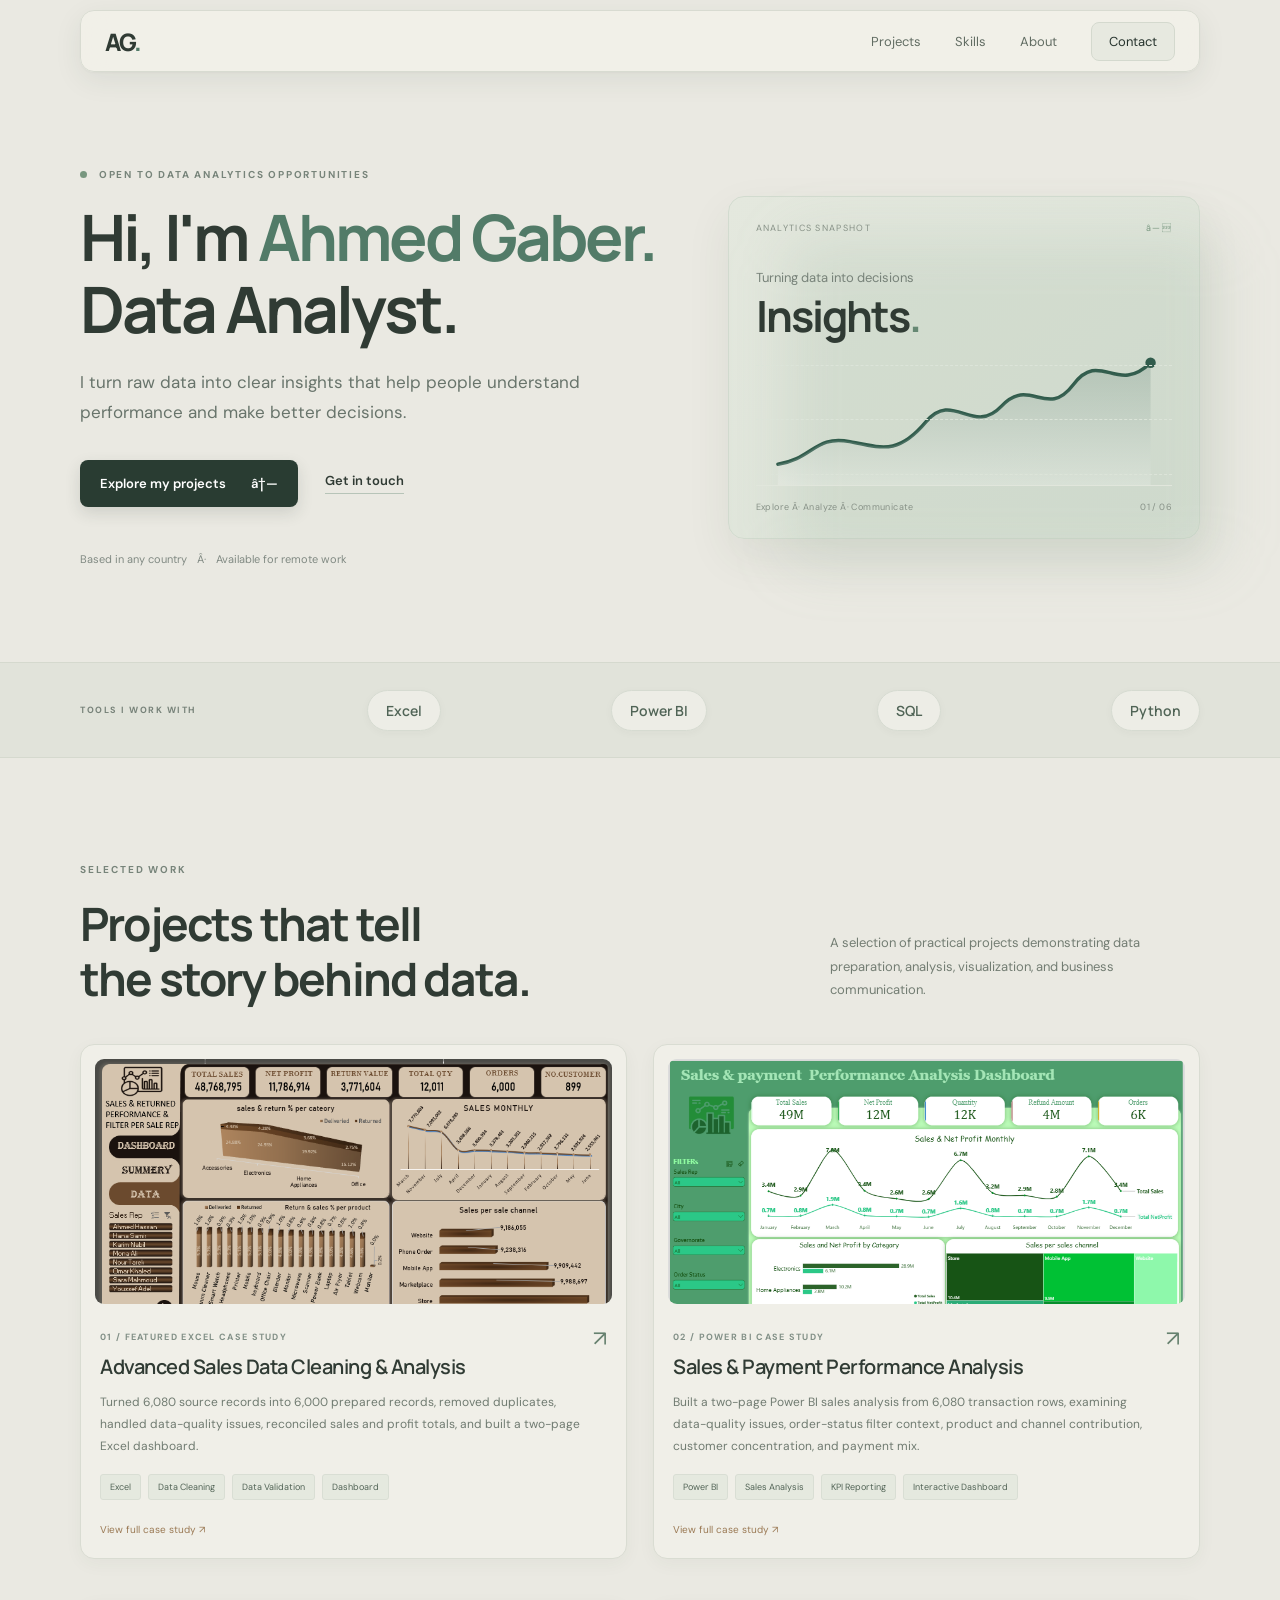
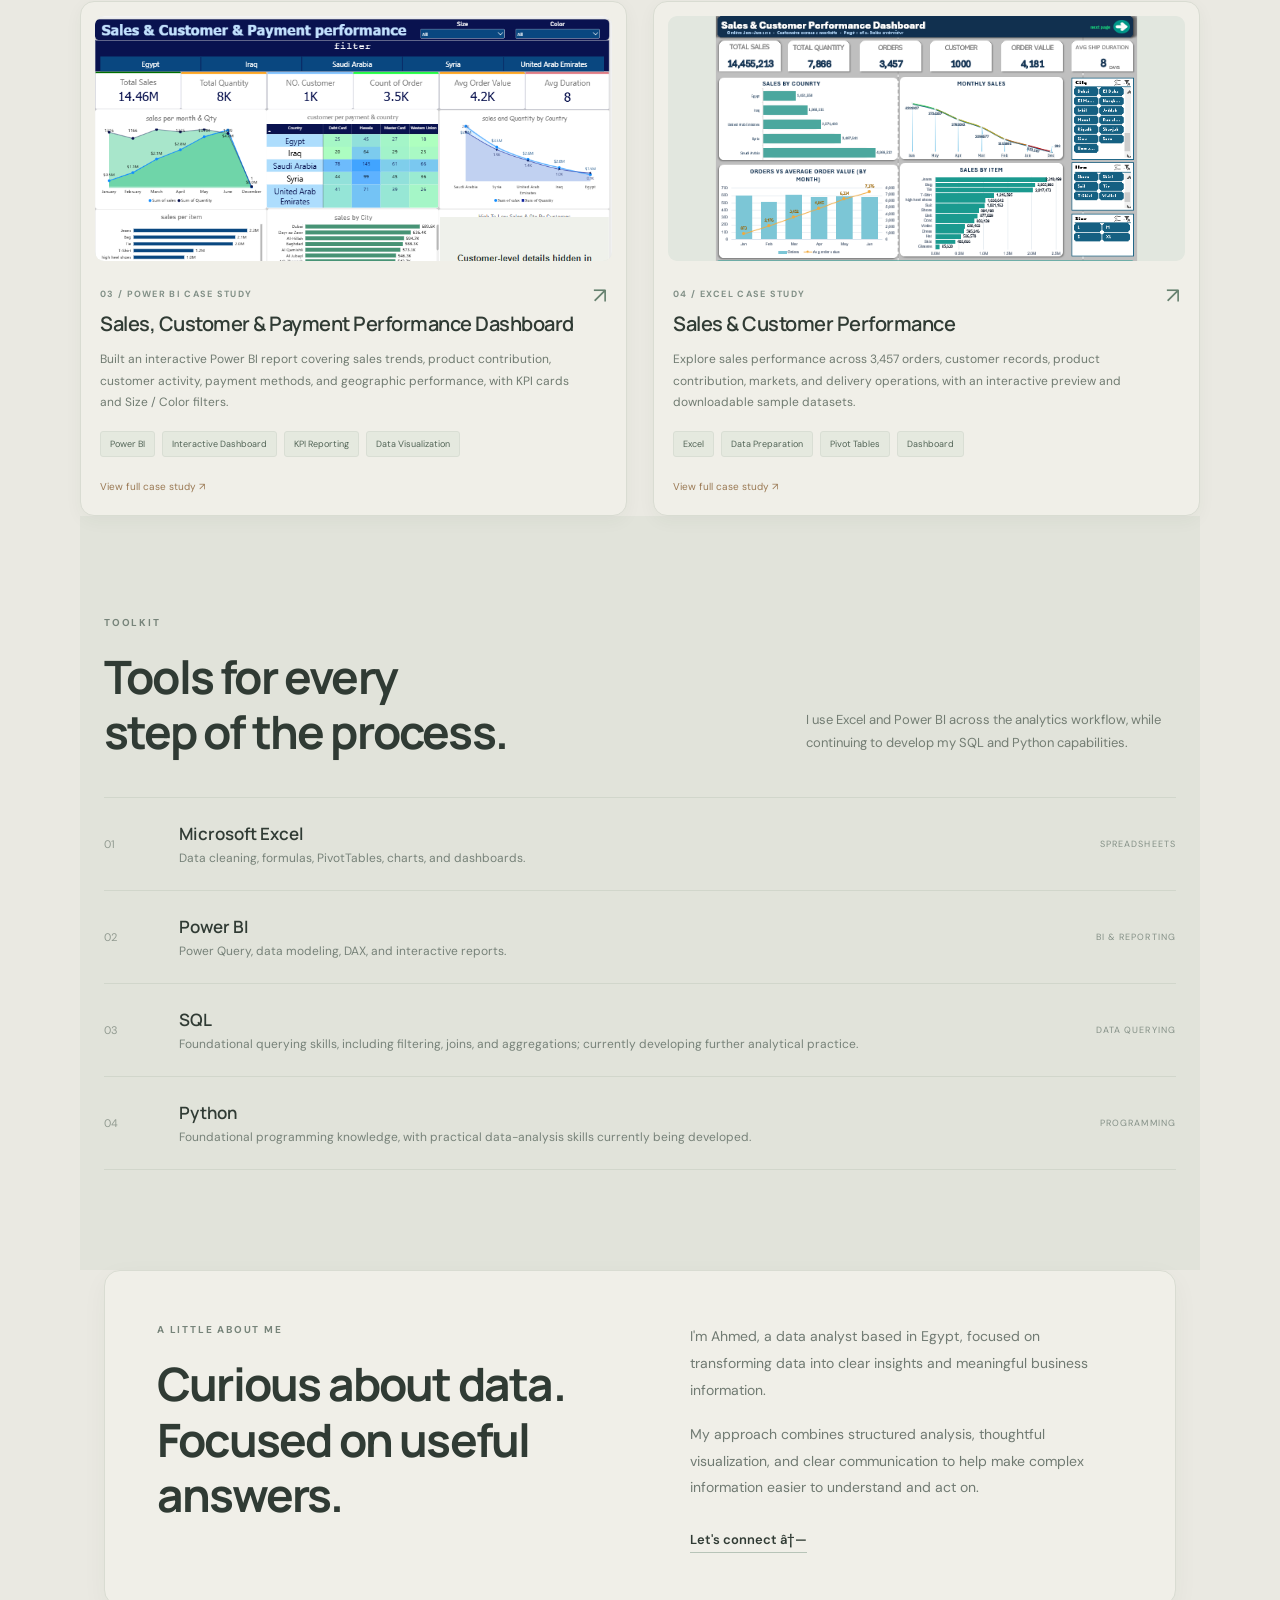
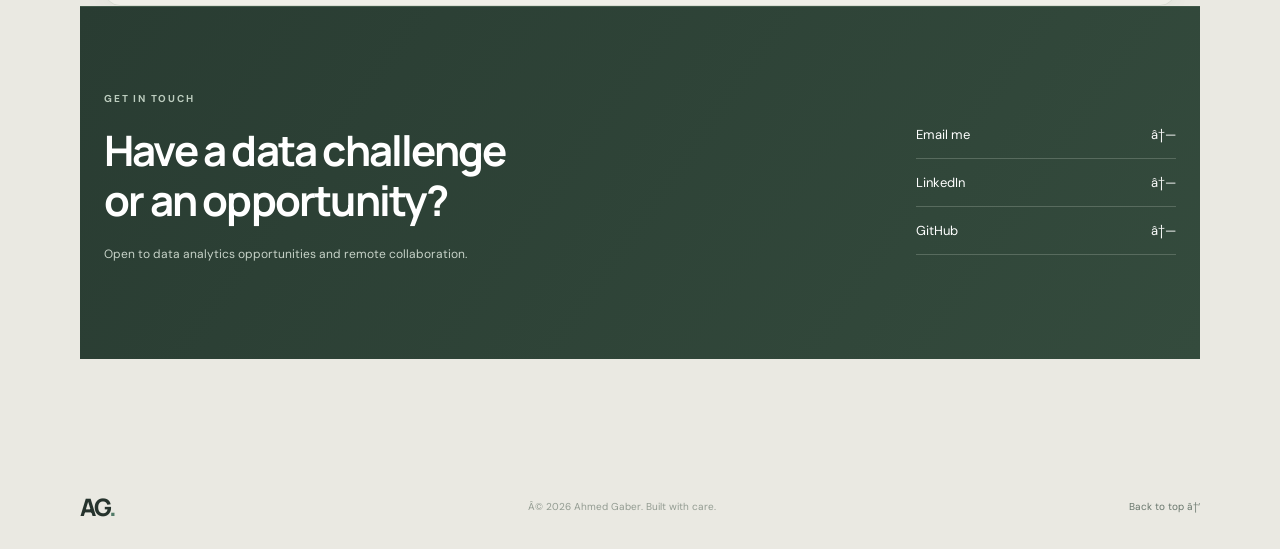
<file: index.html>
<!DOCTYPE html>
<html lang="en">
<head>
  <meta charset="UTF-8">
  <meta name="viewport" content="width=device-width, initial-scale=1.0">
  <meta name="description" content="Ahmed Gaber's Data Analyst Portfolio â€” Excel, Power BI, SQL, and foundational Python knowledge.">
  <title>Ahmed Gaber | Data Analyst Portfolio</title>
  <link rel="preconnect" href="https://fonts.googleapis.com">
  <link rel="preconnect" href="https://fonts.gstatic.com" crossorigin>
  <link href="https://fonts.googleapis.com/css2?family=DM+Sans:wght@400;500;600;700&family=Manrope:wght@400;500;600;700;800&display=swap" rel="stylesheet">
  <link rel="stylesheet" href="styles.css?v=20261117-4">
</head>
<body>
  <header class="site-header">
    <nav class="nav container" aria-label="Main navigation">
      <a class="brand" href="#home">AG<span>.</span></a>
      <button class="menu-toggle" type="button" aria-label="Toggle navigation" aria-expanded="false">â˜°</button>
      <div class="nav-links">
        <a href="#projects">Projects</a>
        <a href="#skills">Skills</a>
        <a href="#about">About</a>
        <a href="#contact" class="nav-cta">Contact</a>
      </div>
    </nav>
  </header>

  <main>
    <section class="hero container" id="home">
      <div class="hero-copy">
        <p class="eyebrow"><span class="status-dot"></span> OPEN TO DATA ANALYTICS OPPORTUNITIES</p>
        <h1>Hi, I'm <span>Ahmed Gaber.</span><br>Data Analyst.</h1>
        <p class="hero-text">I turn raw data into clear insights that help people understand performance and make better decisions.</p>
        <div class="hero-actions">
          <a class="button button-dark" href="#projects">Explore my projects <span>â†—</span></a>
          <a class="text-link" href="#contact">Get in touch</a>
        </div>
        <div class="hero-meta">
          <span>Based in any country</span><span class="meta-separator">Â·</span><span>Available for remote work</span>
        </div>
      </div>
      <div class="hero-card" aria-label="Data analysis illustration">
        <div class="card-top"><span>ANALYTICS SNAPSHOT</span><span class="live-mark">â—</span></div>
        <div class="metric-label">Turning data into decisions</div>
        <div class="metric-value">Insights<span>.</span></div>
        <div class="mini-chart">
          <div class="chart-grid"><i></i><i></i><i></i></div>
          <svg viewBox="0 0 440 150" role="img" aria-label="Decorative upward trend line">
            <path d="M5 126 C45 120 48 92 88 100 S145 114 176 77 S230 94 263 59 S315 75 346 34 S396 47 435 9" fill="none" stroke="#315c4c" stroke-width="4" stroke-linecap="round"/>
            <path d="M5 126 C45 120 48 92 88 100 S145 114 176 77 S230 94 263 59 S315 75 346 34 S396 47 435 9 L435 150 L5 150Z" fill="url(#area)" opacity=".18"/>
            <defs><linearGradient id="area" x1="0" y1="0" x2="0" y2="1"><stop stop-color="#315c4c"/><stop offset="1" stop-color="#fff"/></linearGradient></defs>
            <circle cx="435" cy="9" r="6" fill="#315c4c"/>
          </svg>
        </div>
        <div class="card-bottom"><span>Explore Â· Analyze Â· Communicate</span><span>01 / 06</span></div>
      </div>
    </section>

    <section class="trust-strip">
      <div class="container trust-inner">
        <span>TOOLS I WORK WITH</span>
        <div>Excel</div><div>Power BI</div><div>SQL</div><div>Python</div>
      </div>
    </section>

    <section class="section container" id="projects">
      <div class="section-heading">
        <div><p class="eyebrow">SELECTED WORK</p><h2>Projects that tell<br>the story behind data.</h2></div>
        <p class="section-intro">A selection of practical projects demonstrating data preparation, analysis, visualization, and business communication.</p>
      </div>
      <div class="project-grid">
        <article class="project-card featured">
          <a class="project-thumbnail" href="projects/advanced-sales-analysis/" aria-label="Open Advanced Sales Data Cleaning and Analysis case study"><img src="projects/advanced-sales-analysis/sales-overview.png" alt="Advanced sales analytics dashboard preview" loading="lazy"><span class="thumbnail-overlay">VIEW PROJECT <span aria-hidden="true">↗</span></span></a>
          <div class="project-info"><div><span class="project-type">01 / FEATURED EXCEL CASE STUDY</span><h3>Advanced Sales Data Cleaning & Analysis</h3></div><a class="project-arrow" href="projects/advanced-sales-analysis/">↗</a></div>
          <p>Turned 6,080 source records into 6,000 prepared records, removed duplicates, handled data-quality issues, reconciled sales and profit totals, and built a two-page Excel dashboard.</p>
          <div class="tags"><span>Excel</span><span>Data Cleaning</span><span>Data Validation</span><span>Dashboard</span></div>
          <a class="project-status" href="projects/advanced-sales-analysis/">View full case study ↗</a>
        </article>
        <article class="project-card">
          <a class="project-thumbnail" href="projects/sales-payment-performance/" aria-label="Open Sales and Payment Performance Power BI case study"><img src="projects/sales-payment-performance/page-1-sales-overview.png" alt="Sales and payment performance dashboard preview" loading="lazy"><span class="thumbnail-overlay">VIEW PROJECT <span aria-hidden="true">↗</span></span></a>
          <div class="project-info"><div><span class="project-type">02 / POWER BI CASE STUDY</span><h3>Sales &amp; Payment Performance Analysis</h3></div><a class="project-arrow" href="projects/sales-payment-performance/">↗</a></div>
          <p>Built a two-page Power BI sales analysis from 6,080 transaction rows, examining data-quality issues, order-status filter context, product and channel contribution, customer concentration, and payment mix.</p>
          <div class="tags"><span>Power BI</span><span>Sales Analysis</span><span>KPI Reporting</span><span>Interactive Dashboard</span></div>
          <a class="project-status" href="projects/sales-payment-performance/">View full case study ↗</a>
        </article>
        <article class="project-card">
          <a class="project-thumbnail" href="projects/power-bi-sales-customer/" aria-label="Open Sales, Customer and Payment Performance Power BI case study"><img src="projects/power-bi-sales-customer/preview.png" alt="Power BI sales and customer dashboard preview" loading="lazy"><span class="thumbnail-overlay">VIEW PROJECT <span aria-hidden="true">↗</span></span></a>
          <div class="project-info"><div><span class="project-type">03 / POWER BI CASE STUDY</span><h3>Sales, Customer & Payment Performance Dashboard</h3></div><a class="project-arrow" href="projects/power-bi-sales-customer/">↗</a></div>
          <p>Built an interactive Power BI report covering sales trends, product contribution, customer activity, payment methods, and geographic performance, with KPI cards and Size / Color filters.</p>
          <div class="tags"><span>Power BI</span><span>Interactive Dashboard</span><span>KPI Reporting</span><span>Data Visualization</span></div>
          <a class="project-status" href="projects/power-bi-sales-customer/">View full case study ↗</a>
        </article><article class="project-card">
          <a class="project-thumbnail" href="projects/sales-customer-performance/" aria-label="Open Sales and Customer Performance case study"><img src="projects/sales-customer-performance/sales-overview.svg" alt="Sales and customer performance dashboard preview" loading="lazy"><span class="thumbnail-overlay">VIEW PROJECT <span aria-hidden="true">↗</span></span></a>
          <div class="project-info"><div><span class="project-type">04 / EXCEL CASE STUDY</span><h3>Sales & Customer Performance</h3></div><a class="project-arrow" href="projects/sales-customer-performance/">↗</a></div>
          <p>Explore sales performance across 3,457 orders, customer records, product contribution, markets, and delivery operations, with an interactive preview and downloadable sample datasets.</p>
          <div class="tags"><span>Excel</span><span>Data Preparation</span><span>Pivot Tables</span><span>Dashboard</span></div>
          <a class="project-status" href="projects/sales-customer-performance/">View full case study ↗</a>
        </article>
      </div>
    <section class="skills-section" id="skills">
      <div class="container section">
        <div class="section-heading">
          <div><p class="eyebrow">TOOLKIT</p><h2>Tools for every<br>step of the process.</h2></div>
          <p class="section-intro">I use Excel and Power BI across the analytics workflow, while continuing to develop my SQL and Python capabilities.</p>
        </div>
        <div class="skill-list">
          <div class="skill-row"><span class="skill-number">01</span><div><h3>Microsoft Excel</h3><p>Data cleaning, formulas, PivotTables, charts, and dashboards.</p></div><span class="skill-category">SPREADSHEETS</span></div>
          <div class="skill-row"><span class="skill-number">02</span><div><h3>Power BI</h3><p>Power Query, data modeling, DAX, and interactive reports.</p></div><span class="skill-category">BI & REPORTING</span></div>
          <div class="skill-row"><span class="skill-number">03</span><div><h3>SQL</h3><p>Foundational querying skills, including filtering, joins, and aggregations; currently developing further analytical practice.</p></div><span class="skill-category">DATA QUERYING</span></div>
          <div class="skill-row"><span class="skill-number">04</span><div><h3>Python</h3><p>Foundational programming knowledge, with practical data-analysis skills currently being developed.</p></div><span class="skill-category">PROGRAMMING</span></div>
        </div>
      </div>
    </section>

    <section class="section container about-section" id="about">
      <div><p class="eyebrow">A LITTLE ABOUT ME</p><h2>Curious about data.<br>Focused on useful answers.</h2></div>
      <div class="about-copy">
        <p>I'm Ahmed, a data analyst based in Egypt, focused on transforming data into clear insights and meaningful business information.</p>
        <p>My approach combines structured analysis, thoughtful visualization, and clear communication to help make complex information easier to understand and act on.</p>
        <a class="text-link" href="#contact">Let's connect â†—</a>
      </div>
    </section>

    <section class="contact-section" id="contact">
      <div class="container contact-inner">
        <div><p class="eyebrow">GET IN TOUCH</p><h2>Have a data challenge<br>or an opportunity?</h2><p class="contact-sub">Open to data analytics opportunities and remote collaboration.</p></div>
        <div class="contact-links">
          <a href="mailto:0ahmedgaber10@gmail.com">Email me <span>â†—</span></a>
          <a href="https://www.linkedin.com/in/0ahmed-gaber-10" target="_blank" rel="noopener">LinkedIn <span>â†—</span></a>
          <a href="https://github.com/ahmdgabr" target="_blank" rel="noopener">GitHub <span>â†—</span></a>
        </div>
      </div>
    </section>
  </main>
  <footer class="footer container"><a class="brand" href="#home">AG<span>.</span></a><span>Â© <span id="year"></span> Ahmed Gaber. Built with care.</span><a href="#home">Back to top â†‘</a></footer>
  <script src="script.js"></script>
</body>
</html>
</file>
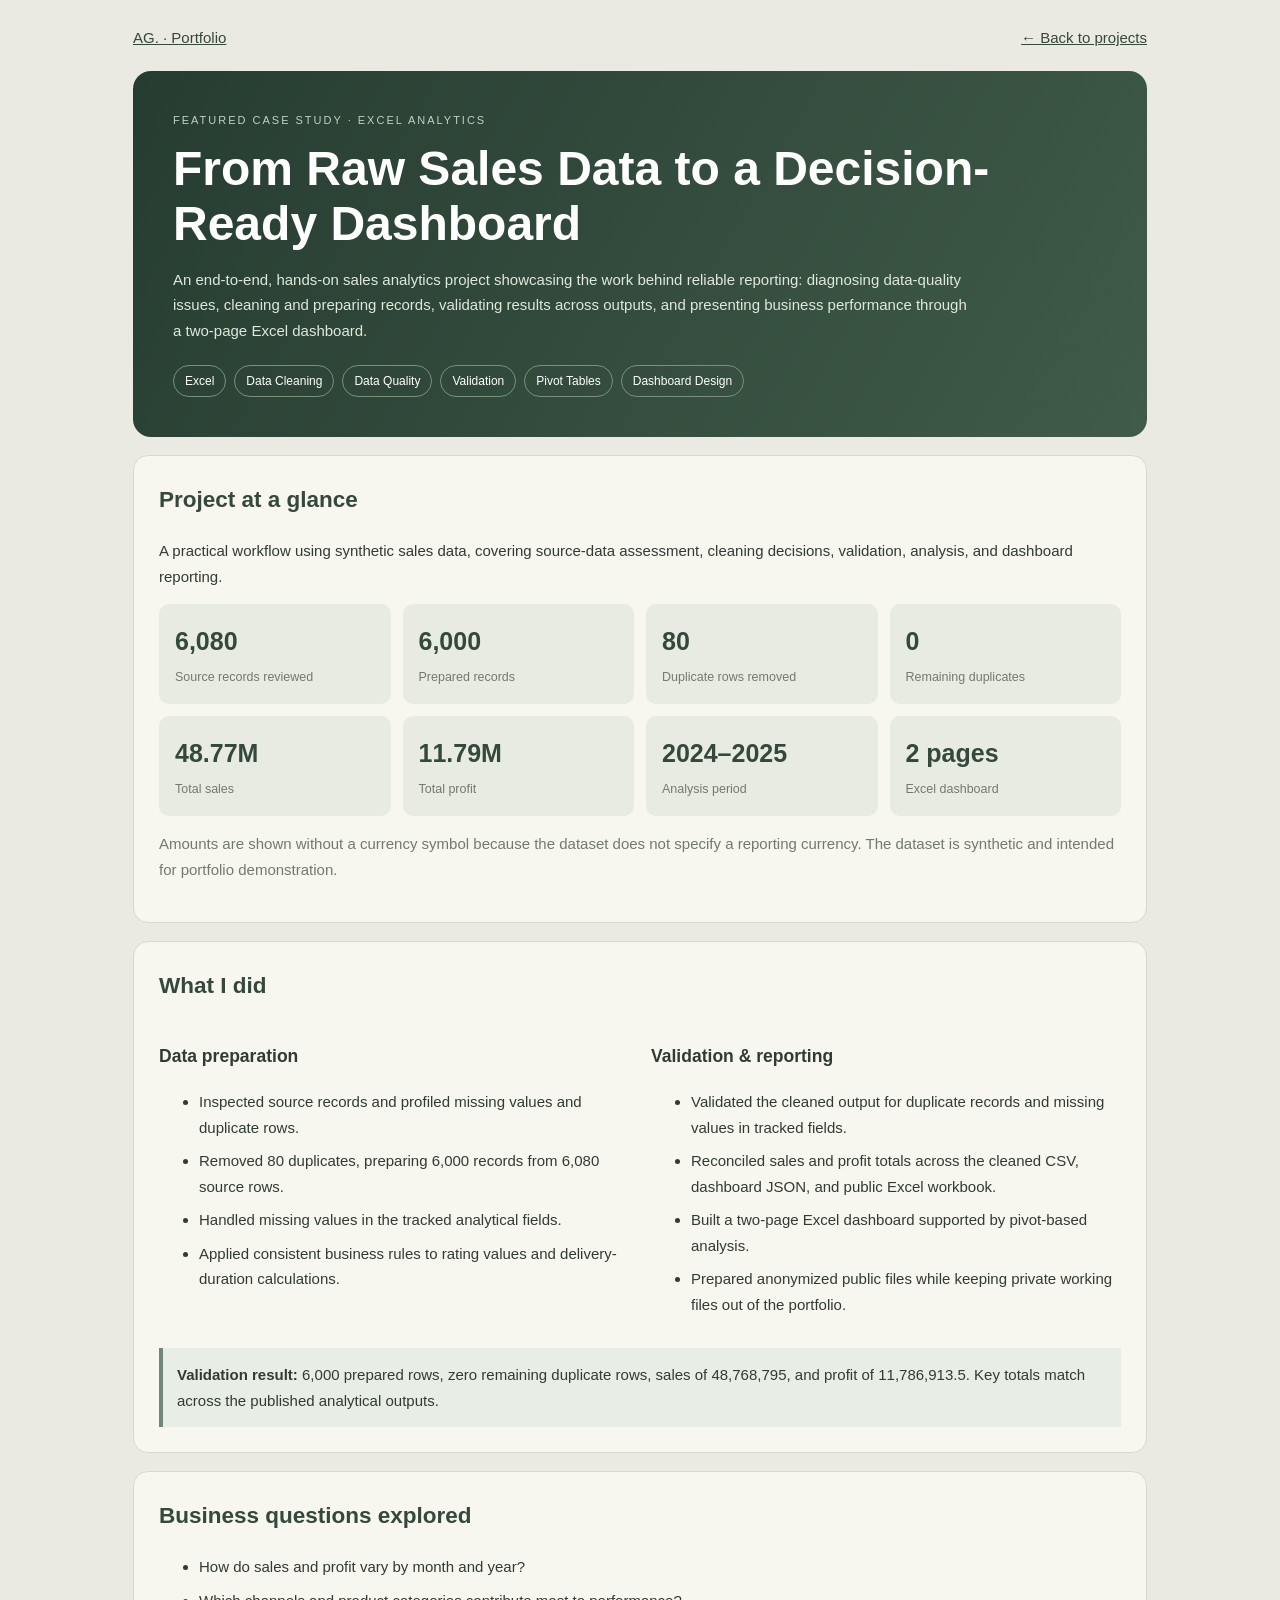
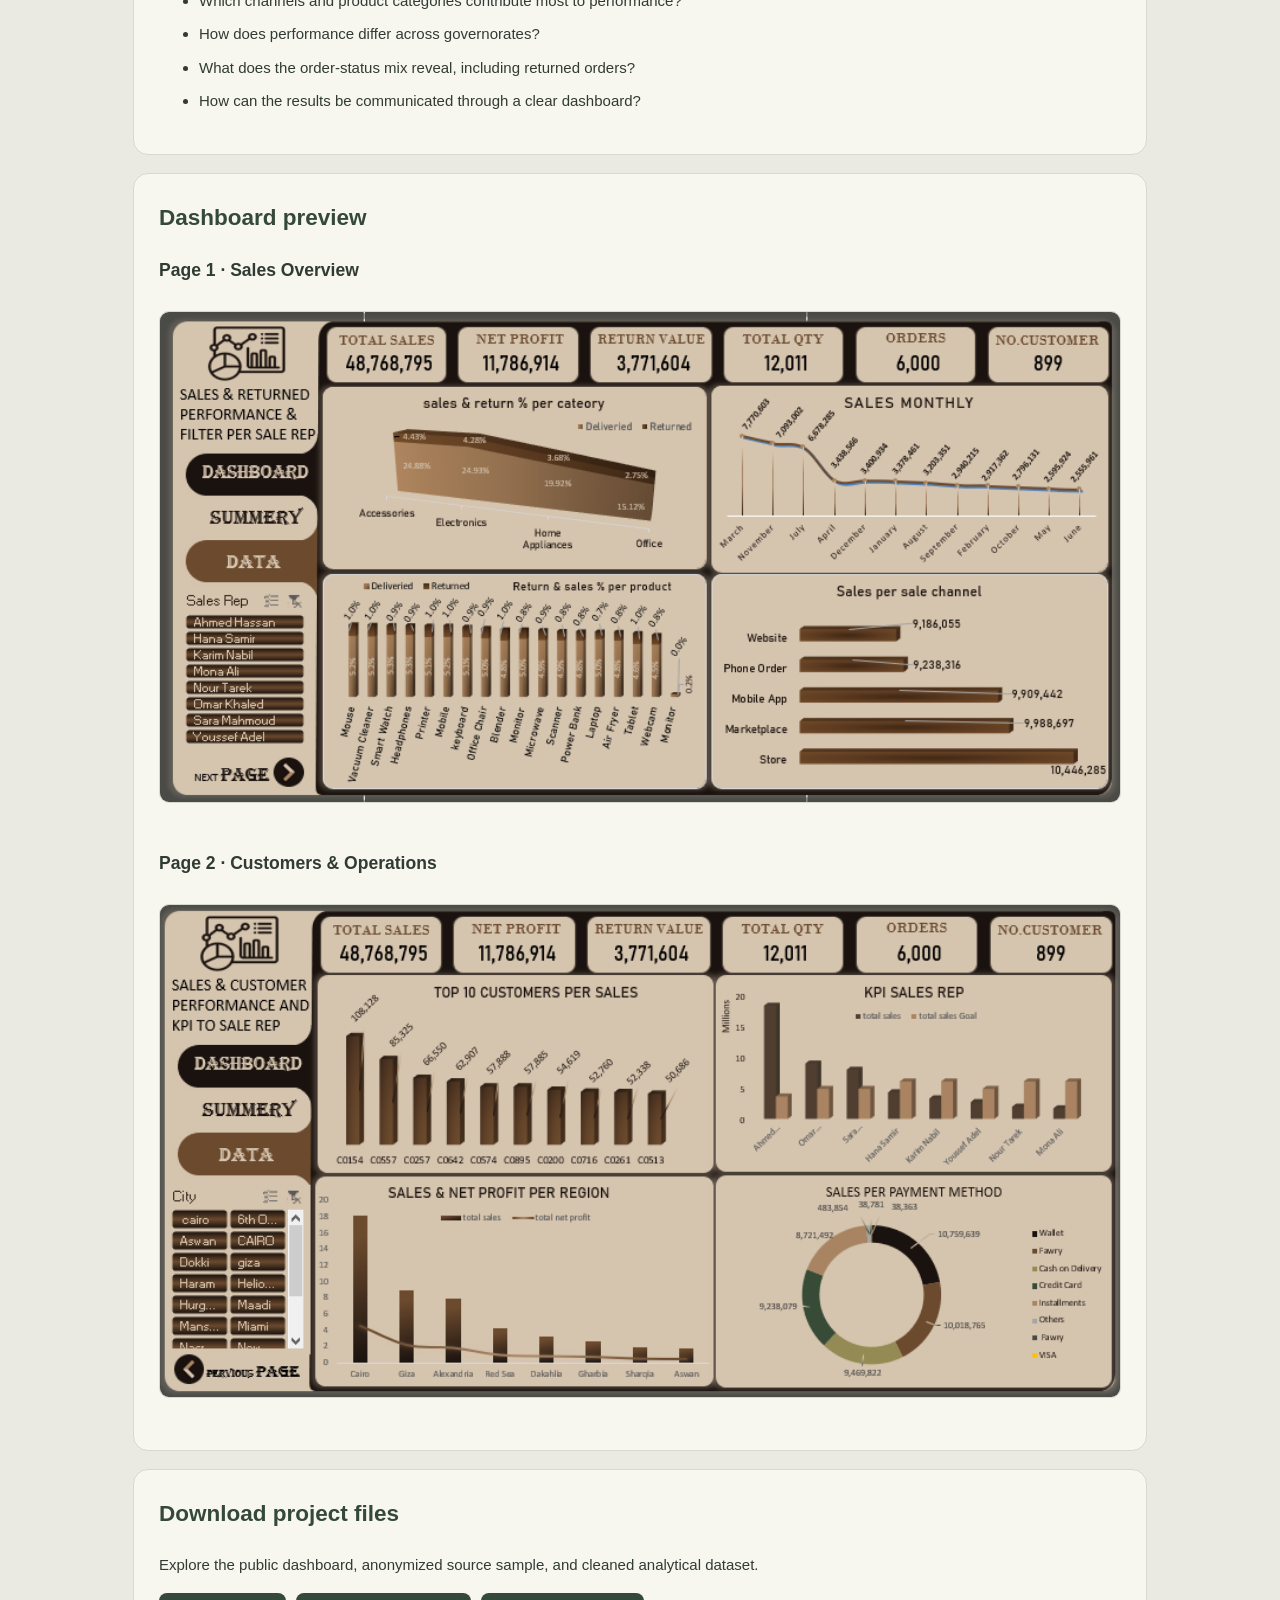
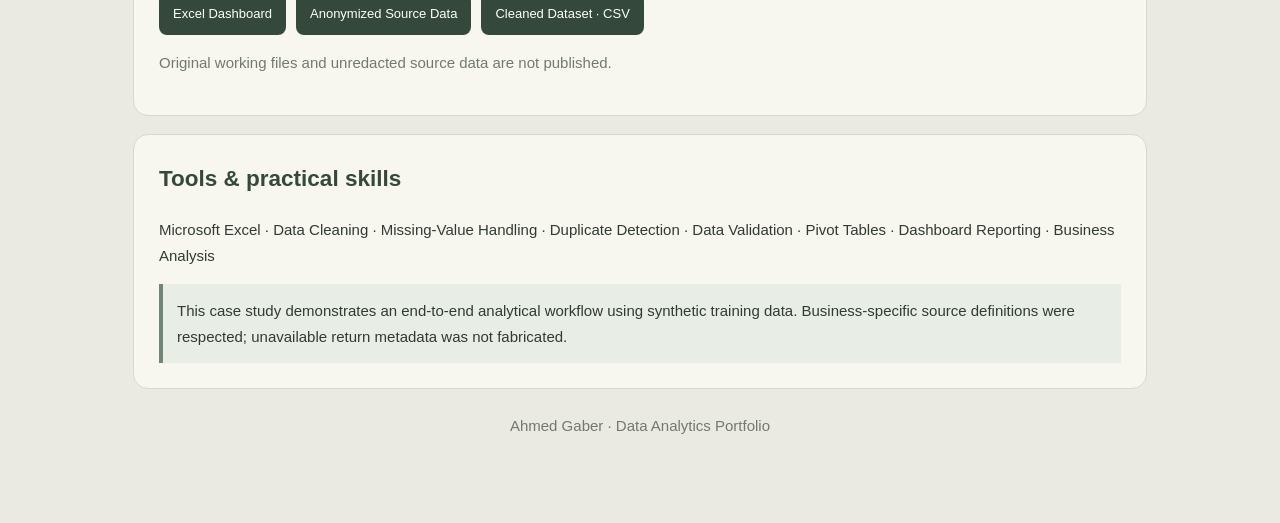
<file: projects/advanced-sales-analysis/index.html>
﻿<!doctype html><html lang="en"><head><meta charset="utf-8"><meta name="viewport" content="width=device-width,initial-scale=1"><title>Advanced Sales Data Cleaning & Analysis | Ahmed Gaber</title><meta name="description" content="End-to-end Excel sales analytics: 6,080 source records reviewed, 80 duplicates removed, 6,000 prepared records validated, and a two-page dashboard built."><style>:root{--bg:#eae9e2;--paper:#f7f6ef;--ink:#303b34;--muted:#727a70;--green:#34483b;--line:#d6d9cf}*{box-sizing:border-box}body{margin:0;background:var(--bg);color:var(--ink);font:15px/1.7 Segoe UI,Arial,sans-serif}.wrap{max-width:1050px;margin:auto;padding:25px 18px 60px}.top{display:flex;justify-content:space-between;margin-bottom:20px}.top a{color:var(--green)}.hero{background:linear-gradient(120deg,#263c31,#405b49);color:white;border-radius:18px;padding:40px}.eyebrow{letter-spacing:2px;font-size:11px;color:#c3d0c0}h1{font-size:clamp(30px,5vw,48px);line-height:1.15;margin:12px 0}.hero p{max-width:800px;color:#e0e8dc}.tags{display:flex;gap:8px;flex-wrap:wrap;margin-top:22px}.tags span{border:1px solid #78907c;border-radius:30px;padding:5px 11px;font-size:12px}.section{background:var(--paper);border:1px solid var(--line);border-radius:15px;padding:25px;margin-top:18px}h2{color:var(--green);margin-top:0}.kpis{display:grid;grid-template-columns:repeat(4,1fr);gap:12px}.kpi{background:#e8ebe2;padding:16px;border-radius:10px}.kpi strong{display:block;font-size:25px;color:var(--green)}.kpi small,.note{color:var(--muted)}.two{display:grid;grid-template-columns:1fr 1fr;gap:22px}li{margin:8px 0}.callout{background:#e8eee5;border-left:4px solid #718775;padding:14px;margin-top:16px}.shots img{width:100%;height:auto;border:1px solid var(--line);border-radius:10px;margin:8px 0 20px}.downloads{display:flex;gap:10px;flex-wrap:wrap}.downloads a{background:var(--green);color:white;padding:10px 14px;border-radius:8px;text-decoration:none;font-size:13px}.foot{text-align:center;color:var(--muted);padding:24px}@media(max-width:700px){.kpis{grid-template-columns:repeat(2,1fr)}.two{grid-template-columns:1fr}.hero{padding:25px}.section{padding:19px}}</style></head><body><main class="wrap">
<div class="top"><a href="../../">AG. · Portfolio</a><a href="../../">← Back to projects</a></div>
<header class="hero"><div class="eyebrow">FEATURED CASE STUDY · EXCEL ANALYTICS</div><h1>From Raw Sales Data to a Decision-Ready Dashboard</h1><p>An end-to-end, hands-on sales analytics project showcasing the work behind reliable reporting: diagnosing data-quality issues, cleaning and preparing records, validating results across outputs, and presenting business performance through a two-page Excel dashboard.</p><div class="tags"><span>Excel</span><span>Data Cleaning</span><span>Data Quality</span><span>Validation</span><span>Pivot Tables</span><span>Dashboard Design</span></div></header>
<section class="section"><h2>Project at a glance</h2><p>A practical workflow using synthetic sales data, covering source-data assessment, cleaning decisions, validation, analysis, and dashboard reporting.</p><div class="kpis"><div class="kpi"><strong>6,080</strong><small>Source records reviewed</small></div><div class="kpi"><strong>6,000</strong><small>Prepared records</small></div><div class="kpi"><strong>80</strong><small>Duplicate rows removed</small></div><div class="kpi"><strong>0</strong><small>Remaining duplicates</small></div><div class="kpi"><strong>48.77M</strong><small>Total sales</small></div><div class="kpi"><strong>11.79M</strong><small>Total profit</small></div><div class="kpi"><strong>2024–2025</strong><small>Analysis period</small></div><div class="kpi"><strong>2 pages</strong><small>Excel dashboard</small></div></div><p class="note">Amounts are shown without a currency symbol because the dataset does not specify a reporting currency. The dataset is synthetic and intended for portfolio demonstration.</p></section>
<section class="section"><h2>What I did</h2><div class="two"><div><h3>Data preparation</h3><ul><li>Inspected source records and profiled missing values and duplicate rows.</li><li>Removed 80 duplicates, preparing 6,000 records from 6,080 source rows.</li><li>Handled missing values in the tracked analytical fields.</li><li>Applied consistent business rules to rating values and delivery-duration calculations.</li></ul></div><div><h3>Validation & reporting</h3><ul><li>Validated the cleaned output for duplicate records and missing values in tracked fields.</li><li>Reconciled sales and profit totals across the cleaned CSV, dashboard JSON, and public Excel workbook.</li><li>Built a two-page Excel dashboard supported by pivot-based analysis.</li><li>Prepared anonymized public files while keeping private working files out of the portfolio.</li></ul></div></div><div class="callout"><b>Validation result:</b> 6,000 prepared rows, zero remaining duplicate rows, sales of 48,768,795, and profit of 11,786,913.5. Key totals match across the published analytical outputs.</div></section>
<section class="section"><h2>Business questions explored</h2><ul><li>How do sales and profit vary by month and year?</li><li>Which channels and product categories contribute most to performance?</li><li>How does performance differ across governorates?</li><li>What does the order-status mix reveal, including returned orders?</li><li>How can the results be communicated through a clear dashboard?</li></ul></section>
<section class="section shots"><h2>Dashboard preview</h2><h3>Page 1 · Sales Overview</h3><img src="sales-overview.png" alt="Sales overview dashboard"><h3>Page 2 · Customers & Operations</h3><img src="customers-operations.png" alt="Customers and operations dashboard"></section>
<section class="section"><h2>Download project files</h2><p>Explore the public dashboard, anonymized source sample, and cleaned analytical dataset.</p><div class="downloads"><a href="dashboard-public.xlsx" download>Excel Dashboard</a><a href="source-data-anonymized.xlsx" download>Anonymized Source Data</a><a href="cleaned-sales-anonymized.csv" download>Cleaned Dataset · CSV</a></div><p class="note">Original working files and unredacted source data are not published.</p></section>
<section class="section"><h2>Tools & practical skills</h2><p>Microsoft Excel · Data Cleaning · Missing-Value Handling · Duplicate Detection · Data Validation · Pivot Tables · Dashboard Reporting · Business Analysis</p><div class="callout">This case study demonstrates an end-to-end analytical workflow using synthetic training data. Business-specific source definitions were respected; unavailable return metadata was not fabricated.</div></section>
<div class="foot">Ahmed Gaber · Data Analytics Portfolio</div></main></body></html>
</file>
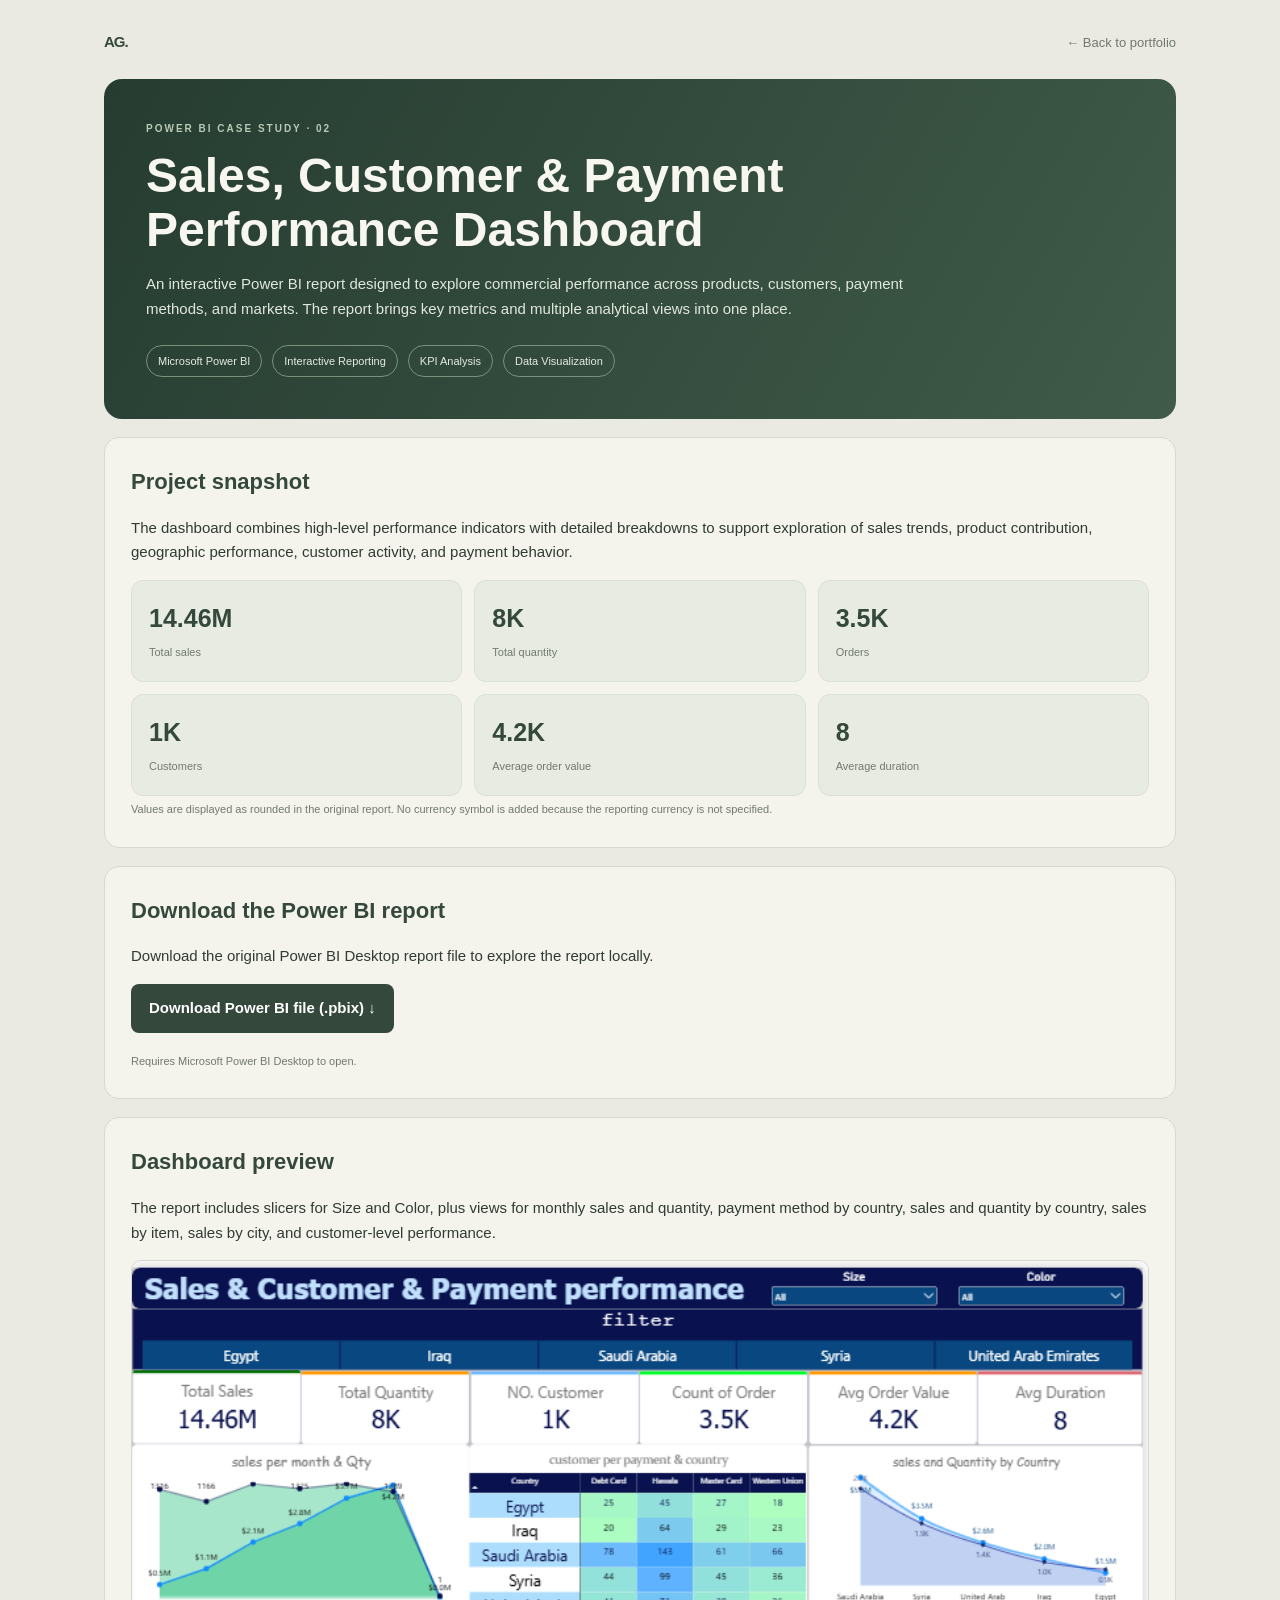
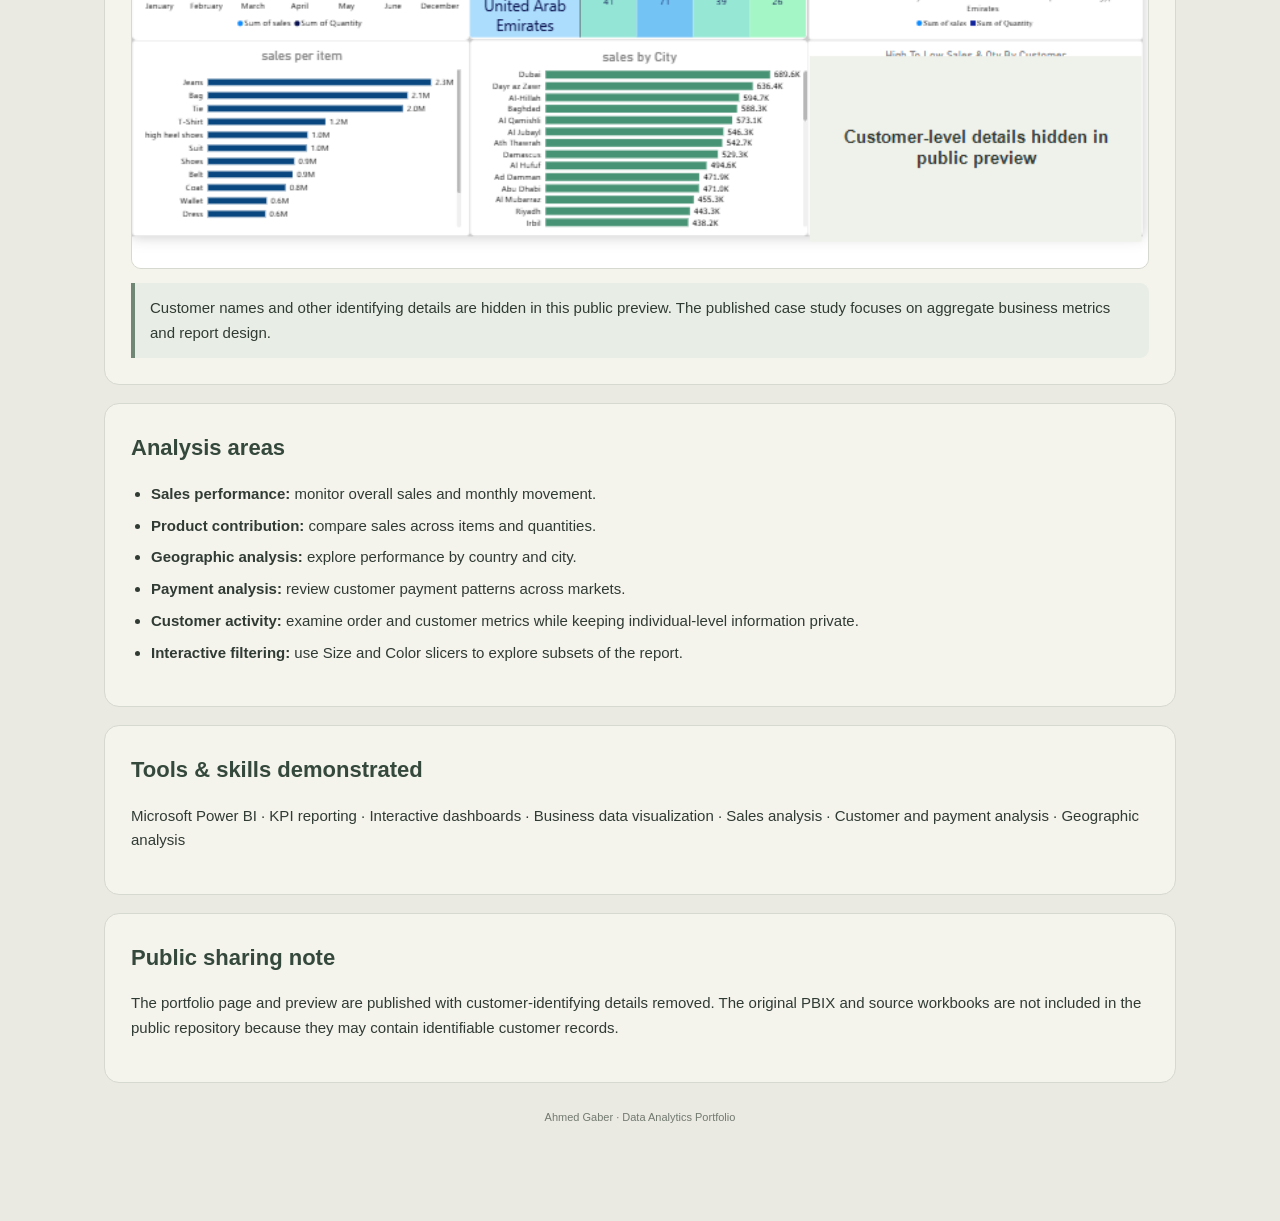
<file: projects/power-bi-sales-customer/index.html>
﻿<!doctype html>
<html lang="en"><head><meta charset="utf-8"><meta name="viewport" content="width=device-width,initial-scale=1">
<title>Sales, Customer &amp; Payment Performance Dashboard | Ahmed Gaber</title>
<meta name="description" content="Power BI dashboard case study exploring sales, customer activity, payment methods, products, and geographic performance.">
<style>
:root{--bg:#eae9e2;--paper:#f4f3ec;--ink:#303b34;--muted:#727a70;--green:#34483b;--sage:#718775;--line:#d6d9cf}
*{box-sizing:border-box}body{margin:0;background:var(--bg);color:var(--ink);font:15px/1.65 "Segoe UI",Arial,sans-serif}
.wrap{max-width:1120px;margin:auto;padding:30px 24px 70px}.top{display:flex;justify-content:space-between;align-items:center;margin-bottom:24px}.brand{font-weight:800;letter-spacing:-1px;color:var(--green)}a{color:inherit}.back{font-size:13px;color:var(--muted);text-decoration:none}
.hero{background:linear-gradient(120deg,#263c31,#405b49);color:#f7f6ef;border-radius:18px;padding:42px}.eyebrow{font-size:10px;letter-spacing:2px;text-transform:uppercase;color:#b8c9b7;font-weight:700}h1{font-size:clamp(30px,5vw,48px);line-height:1.12;margin:12px 0}.hero p{max-width:780px;color:#e0e8dc}.meta{display:flex;flex-wrap:wrap;gap:10px;margin-top:24px}.pill{font-size:11px;padding:6px 11px;border:1px solid #78907c;border-radius:30px;color:#e4ebdf}
section{background:var(--paper);border:1px solid var(--line);border-radius:15px;padding:26px;margin-top:18px}h2{margin:0 0 15px;color:var(--green);font-size:22px}h3{margin:0 0 8px;font-size:15px;color:var(--green)}
.kpis{display:grid;grid-template-columns:repeat(3,1fr);gap:12px}.kpi{background:#e8ebe2;border:1px solid #dce1d6;border-radius:12px;padding:17px}.kpi strong{display:block;font-size:25px;color:var(--green)}.kpi span{font-size:11px;color:var(--muted)}
img.preview{display:block;width:100%;height:auto;border:1px solid var(--line);border-radius:10px;margin-top:12px}ul{padding-left:20px}li{margin:7px 0}.callout{padding:13px 15px;background:#e8eee5;border-left:4px solid var(--sage);border-radius:0 9px 9px 0;margin-top:14px}small.note{color:var(--muted);font-size:11px}.foot{text-align:center;color:var(--muted);font-size:11px;padding:25px}
@media(max-width:760px){.wrap{padding:18px 14px 45px}.hero{padding:28px 23px}.kpis{grid-template-columns:repeat(2,1fr)}section{padding:20px}}
</style></head><body><main class="wrap">
<div class="top"><span class="brand">AG.</span><a class="back" href="../index.html">← Back to portfolio</a></div>
<header class="hero"><div class="eyebrow">Power BI Case Study · 02</div><h1>Sales, Customer &amp; Payment<br>Performance Dashboard</h1><p>An interactive Power BI report designed to explore commercial performance across products, customers, payment methods, and markets. The report brings key metrics and multiple analytical views into one place.</p><div class="meta"><span class="pill">Microsoft Power BI</span><span class="pill">Interactive Reporting</span><span class="pill">KPI Analysis</span><span class="pill">Data Visualization</span></div></header>
<section><h2>Project snapshot</h2><p>The dashboard combines high-level performance indicators with detailed breakdowns to support exploration of sales trends, product contribution, geographic performance, customer activity, and payment behavior.</p>
<div class="kpis"><div class="kpi"><strong>14.46M</strong><span>Total sales</span></div><div class="kpi"><strong>8K</strong><span>Total quantity</span></div><div class="kpi"><strong>3.5K</strong><span>Orders</span></div><div class="kpi"><strong>1K</strong><span>Customers</span></div><div class="kpi"><strong>4.2K</strong><span>Average order value</span></div><div class="kpi"><strong>8</strong><span>Average duration</span></div></div>
<small class="note">Values are displayed as rounded in the original report. No currency symbol is added because the reporting currency is not specified.</small></section>
<section><h2>Download the Power BI report</h2><p>Download the original Power BI Desktop report file to explore the report locally.</p><p><a href="sales-customer-performance.pbix" download style="display:inline-block;background:#34483b;color:#fff;text-decoration:none;padding:12px 18px;border-radius:8px;font-weight:700">Download Power BI file (.pbix) ↓</a></p><small class="note">Requires Microsoft Power BI Desktop to open.</small></section><section><h2>Dashboard preview</h2><p>The report includes slicers for Size and Color, plus views for monthly sales and quantity, payment method by country, sales and quantity by country, sales by item, sales by city, and customer-level performance.</p><img class="preview" src="preview.png" alt="Power BI sales and customer dashboard preview with customer-level details redacted"><div class="callout">Customer names and other identifying details are hidden in this public preview. The published case study focuses on aggregate business metrics and report design.</div></section>
<section><h2>Analysis areas</h2><ul><li><b>Sales performance:</b> monitor overall sales and monthly movement.</li><li><b>Product contribution:</b> compare sales across items and quantities.</li><li><b>Geographic analysis:</b> explore performance by country and city.</li><li><b>Payment analysis:</b> review customer payment patterns across markets.</li><li><b>Customer activity:</b> examine order and customer metrics while keeping individual-level information private.</li><li><b>Interactive filtering:</b> use Size and Color slicers to explore subsets of the report.</li></ul></section>
<section><h2>Tools &amp; skills demonstrated</h2><p>Microsoft Power BI · KPI reporting · Interactive dashboards · Business data visualization · Sales analysis · Customer and payment analysis · Geographic analysis</p></section>
<section><h2>Public sharing note</h2><p>The portfolio page and preview are published with customer-identifying details removed. The original PBIX and source workbooks are not included in the public repository because they may contain identifiable customer records.</p></section>
<div class="foot">Ahmed Gaber · Data Analytics Portfolio</div></main></body></html>
</file>
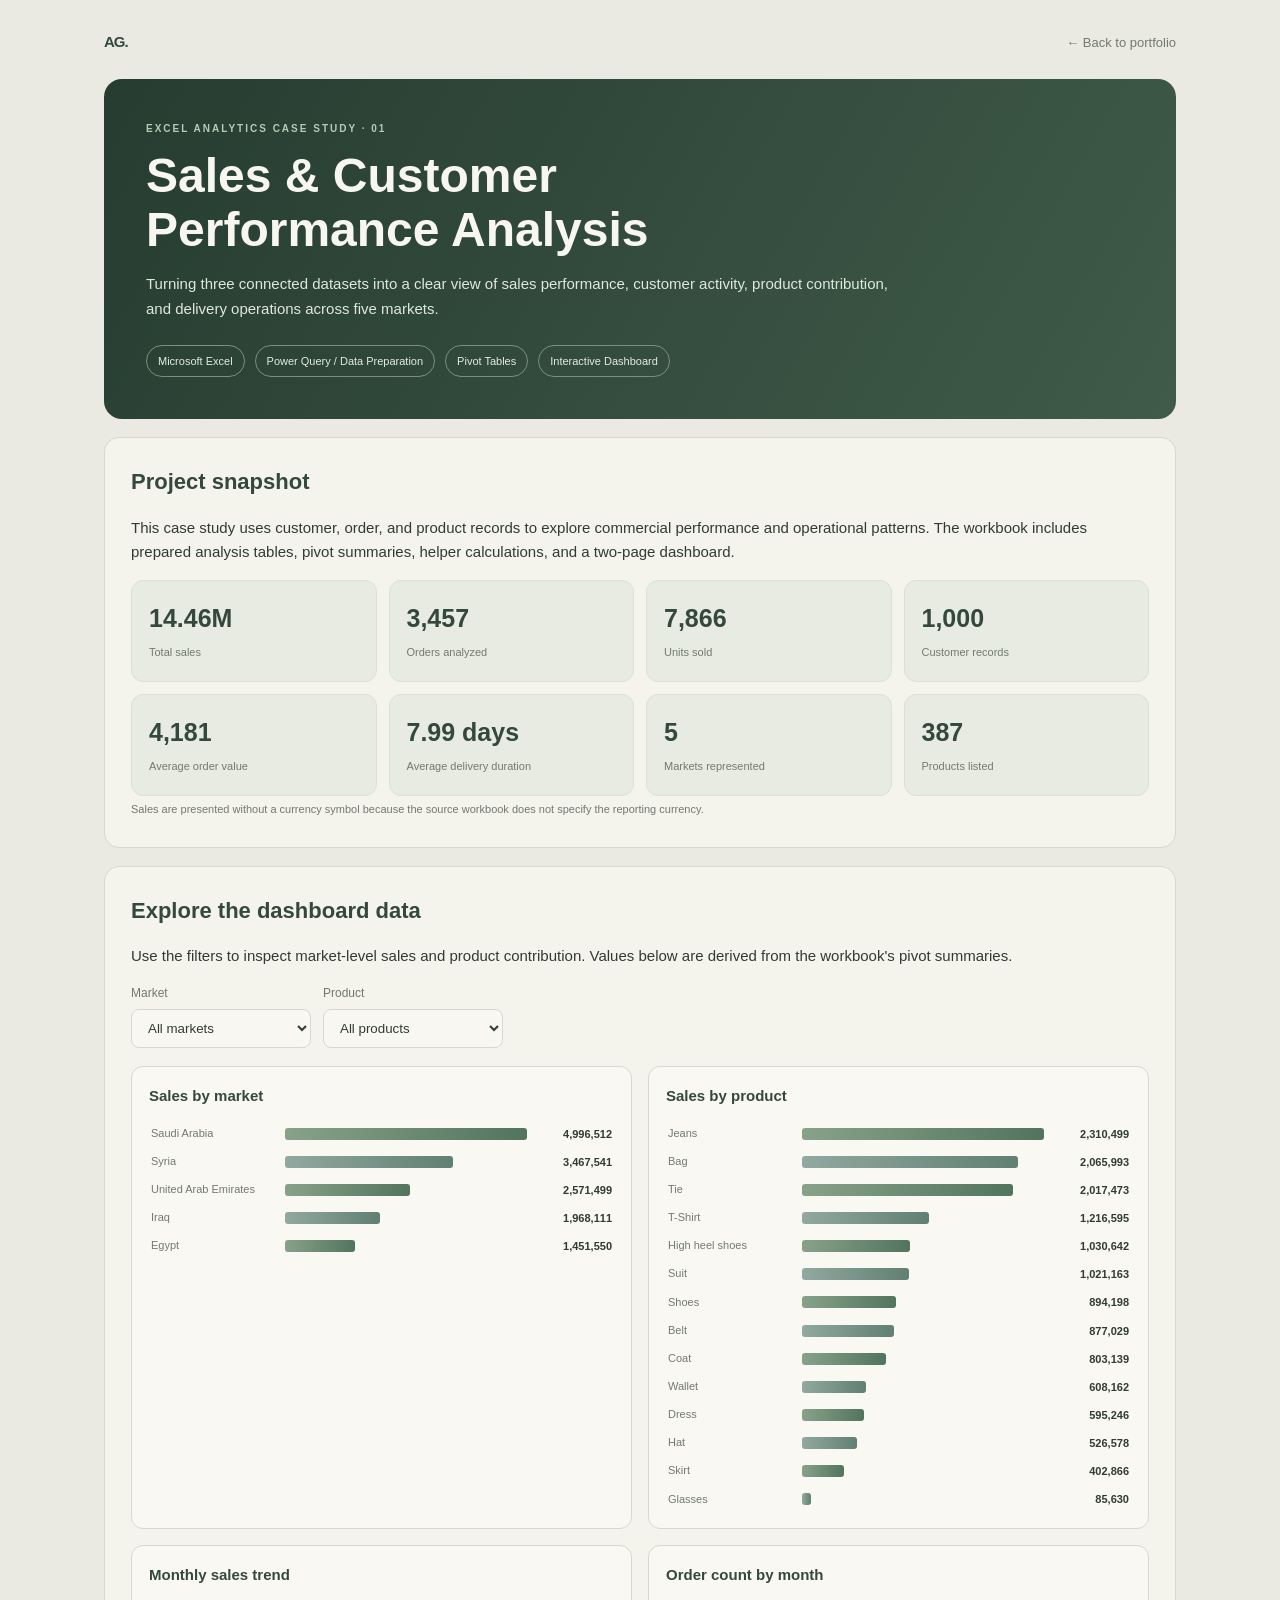
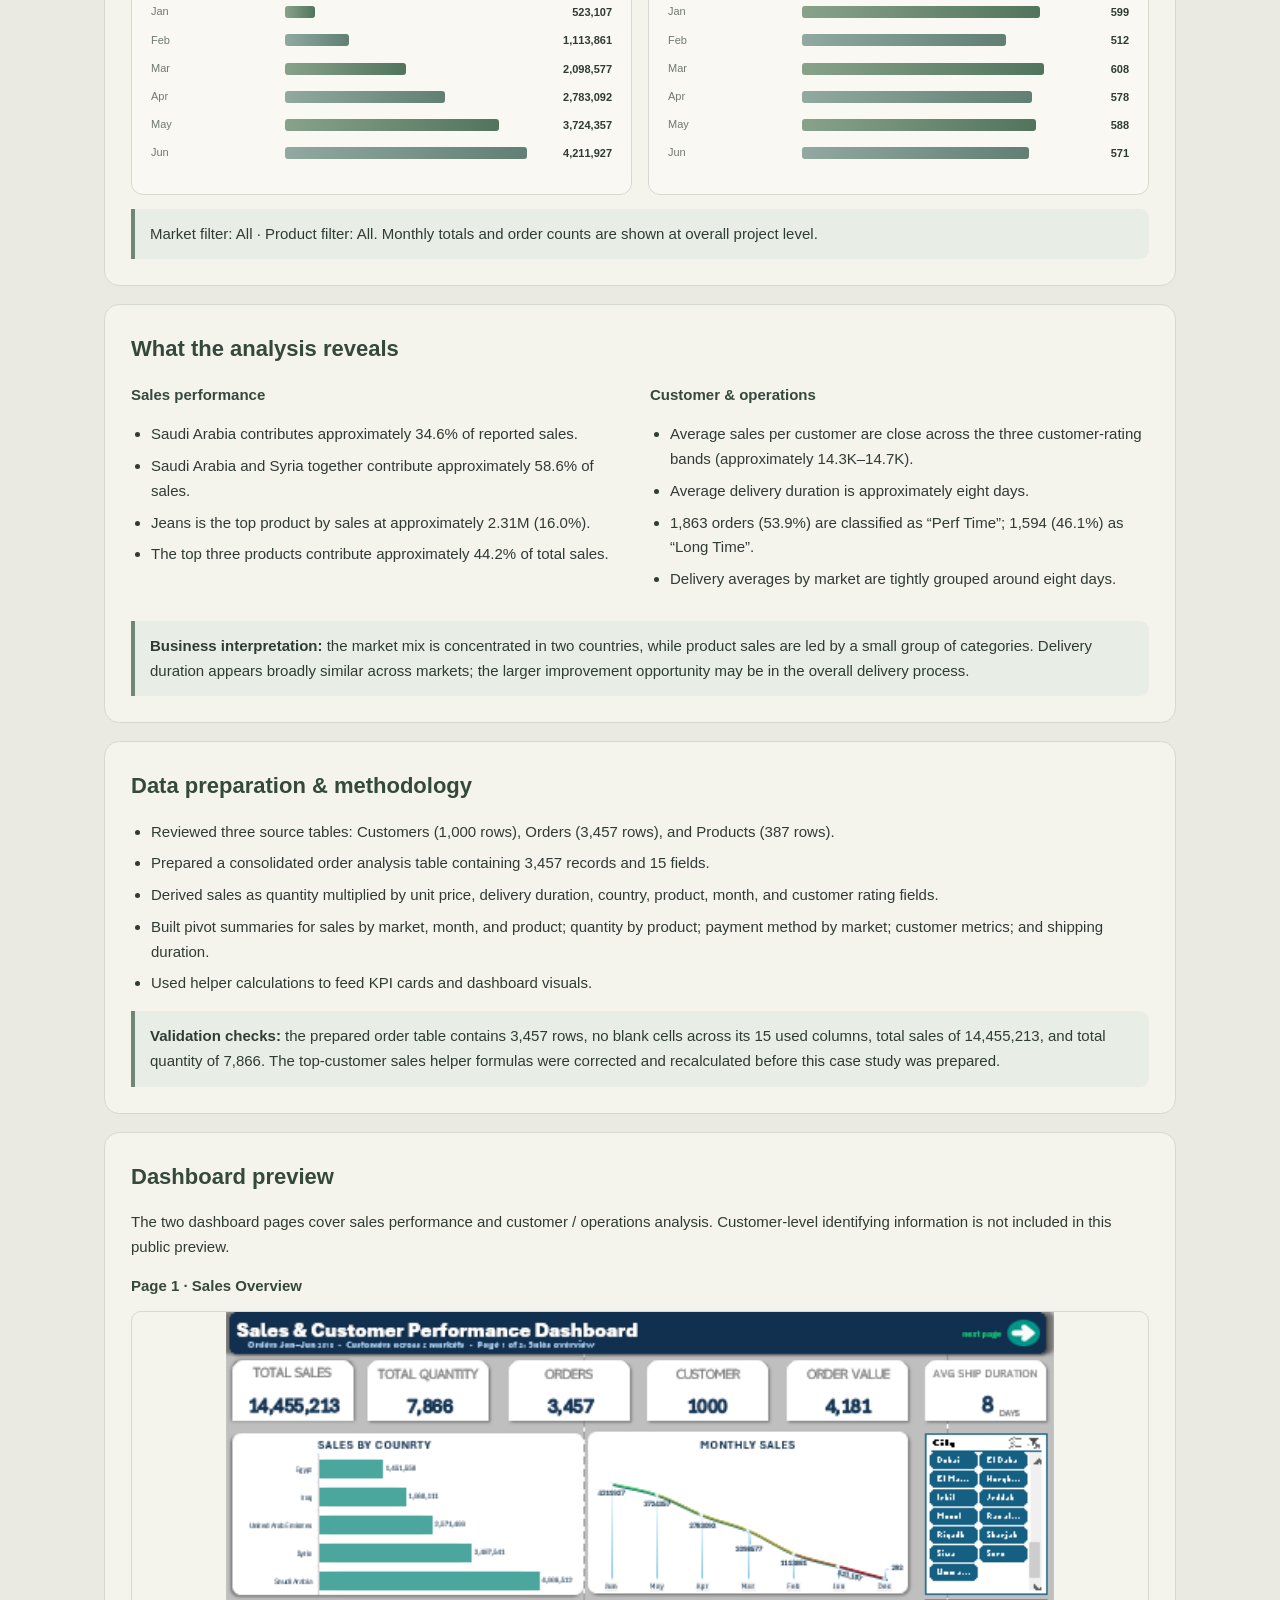
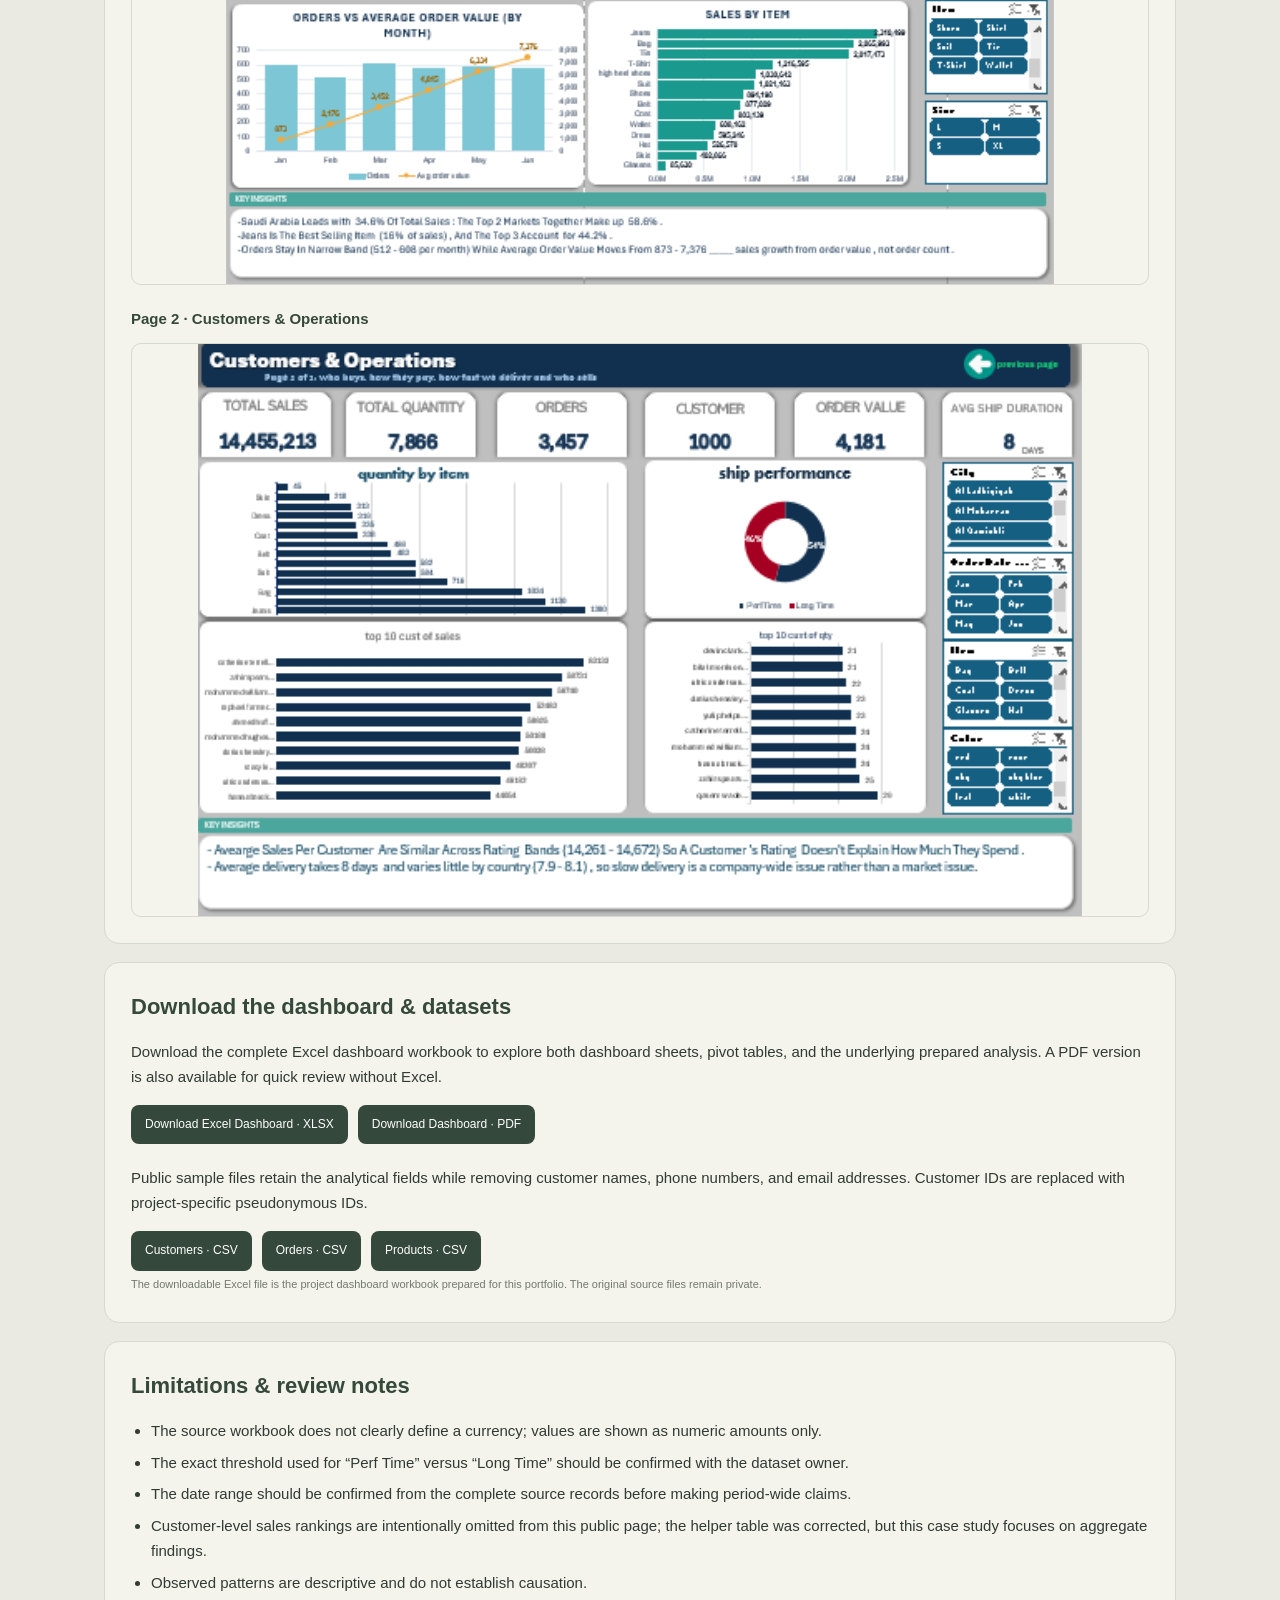
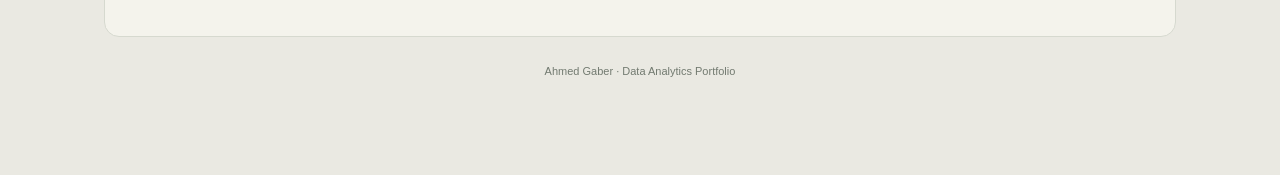
<file: projects/sales-customer-performance/index.html>
<!doctype html>
<html lang="en"><head><meta charset="utf-8"><meta name="viewport" content="width=device-width,initial-scale=1">
<title>Sales & Customer Performance | Ahmed Gaber</title>
<meta name="description" content="Excel sales analytics case study covering data preparation, sales performance, customers, products, and delivery operations.">
<style>
:root{--bg:#eae9e2;--paper:#f4f3ec;--ink:#303b34;--muted:#727a70;--green:#34483b;--sage:#718775;--line:#d6d9cf;--blue:#557d91}
*{box-sizing:border-box}body{margin:0;background:var(--bg);color:var(--ink);font:15px/1.65 "Segoe UI",Arial,sans-serif}
.wrap{max-width:1120px;margin:auto;padding:30px 24px 70px}.top{display:flex;justify-content:space-between;align-items:center;margin-bottom:24px}.brand{font-weight:800;letter-spacing:-1px;color:var(--green)}a{color:inherit}.back{font-size:13px;color:var(--muted);text-decoration:none}
.hero{background:linear-gradient(120deg,#263c31,#405b49);color:#f7f6ef;border-radius:18px;padding:42px}.eyebrow{font-size:10px;letter-spacing:2px;text-transform:uppercase;color:#b8c9b7;font-weight:700}h1{font-size:clamp(30px,5vw,48px);line-height:1.12;margin:12px 0} .hero p{max-width:760px;color:#e0e8dc}.meta{display:flex;flex-wrap:wrap;gap:10px;margin-top:24px}.pill{font-size:11px;padding:6px 11px;border:1px solid #78907c;border-radius:30px;color:#e4ebdf}
section{background:var(--paper);border:1px solid var(--line);border-radius:15px;padding:26px;margin-top:18px}h2{margin:0 0 15px;color:var(--green);font-size:22px}h3{margin:0 0 8px;font-size:15px;color:var(--green)}
.kpis{display:grid;grid-template-columns:repeat(4,1fr);gap:12px}.kpi{background:#e8ebe2;border:1px solid #dce1d6;border-radius:12px;padding:17px}.kpi strong{display:block;font-size:25px;color:var(--green)}.kpi span{font-size:11px;color:var(--muted)}
.filters{display:flex;gap:12px;flex-wrap:wrap;margin:10px 0 18px}.filters label{font-size:12px;color:var(--muted)}select{display:block;margin-top:5px;background:#f8f7f1;border:1px solid var(--line);border-radius:8px;padding:10px 12px;color:var(--ink);min-width:180px}
.charts{display:grid;grid-template-columns:1fr 1fr;gap:16px}.chart{background:#f9f8f2;border:1px solid var(--line);border-radius:12px;padding:17px;min-width:0}.bars{display:flex;flex-direction:column;align-items:stretch;gap:10px;padding:8px 2px 2px;height:auto;border:0}.bar{display:grid;grid-template-columns:minmax(86px,125px) minmax(35px,1fr) minmax(58px,76px);align-items:center;gap:9px;min-width:0;height:auto}.bar i{display:block;width:0;max-width:none;height:12px;min-height:0;background:linear-gradient(90deg,#88a28a,#52745d);border-radius:3px;transition:width .25s ease}.bar b{font-size:11px;font-weight:700;color:var(--ink);text-align:right;font-variant-numeric:tabular-nums;white-space:nowrap}.bar small{font-size:11px;color:var(--muted);white-space:normal;overflow-wrap:anywhere;line-height:1.25}.chart{min-height:250px}.chart h3{margin-bottom:8px}.chart .bar:nth-child(even) i{background:linear-gradient(90deg,#91a9a0,#617f73)}
ul{padding-left:20px}li{margin:7px 0}.two{display:grid;grid-template-columns:1fr 1fr;gap:20px}.callout{padding:13px 15px;background:#e8eee5;border-left:4px solid var(--sage);border-radius:0 9px 9px 0;margin-top:14px}.warn{padding:13px 15px;background:#f5eee1;border-left:4px solid #b58a4c;border-radius:0 9px 9px 0;margin-top:14px}
.downloads{display:flex;gap:10px;flex-wrap:wrap}.downloads a{display:inline-block;background:var(--green);color:#fff;text-decoration:none;padding:10px 14px;border-radius:8px;font-size:12px}.downloads a:hover{background:#52745d}
small.note{color:var(--muted);font-size:11px}.foot{text-align:center;color:var(--muted);font-size:11px;padding:25px}
@media(max-width:760px){.wrap{padding:18px 14px 45px}.hero{padding:28px 23px}.kpis{grid-template-columns:repeat(2,1fr)}.charts,.two{grid-template-columns:1fr}section{padding:20px}.bar{grid-template-columns:minmax(82px,112px) minmax(30px,1fr) minmax(55px,70px);gap:7px}.bar small{font-size:10px}.bar b{font-size:10px}.chart{min-height:0}}
</style></head><body><main class="wrap">
<div class="top"><span class="brand">AG.</span><a class="back" href="../index.html">← Back to portfolio</a></div>
<header class="hero"><div class="eyebrow">Excel Analytics Case Study · 01</div><h1>Sales & Customer<br>Performance Analysis</h1><p>Turning three connected datasets into a clear view of sales performance, customer activity, product contribution, and delivery operations across five markets.</p><div class="meta"><span class="pill">Microsoft Excel</span><span class="pill">Power Query / Data Preparation</span><span class="pill">Pivot Tables</span><span class="pill">Interactive Dashboard</span></div></header>

<section><h2>Project snapshot</h2><p>This case study uses customer, order, and product records to explore commercial performance and operational patterns. The workbook includes prepared analysis tables, pivot summaries, helper calculations, and a two-page dashboard.</p>
<div class="kpis">
<div class="kpi"><strong>14.46M</strong><span>Total sales</span></div><div class="kpi"><strong>3,457</strong><span>Orders analyzed</span></div><div class="kpi"><strong>7,866</strong><span>Units sold</span></div><div class="kpi"><strong>1,000</strong><span>Customer records</span></div>
<div class="kpi"><strong>4,181</strong><span>Average order value</span></div><div class="kpi"><strong>7.99 days</strong><span>Average delivery duration</span></div><div class="kpi"><strong>5</strong><span>Markets represented</span></div><div class="kpi"><strong>387</strong><span>Products listed</span></div>
</div><small class="note">Sales are presented without a currency symbol because the source workbook does not specify the reporting currency.</small></section>

<section><h2>Explore the dashboard data</h2><p>Use the filters to inspect market-level sales and product contribution. Values below are derived from the workbook's pivot summaries.</p>
<div class="filters"><label>Market<select id="country"><option value="All">All markets</option><option>Saudi Arabia</option><option>Syria</option><option>United Arab Emirates</option><option>Iraq</option><option>Egypt</option></select></label><label>Product<select id="product"><option value="All">All products</option><option>Jeans</option><option>Bag</option><option>Tie</option><option>T-Shirt</option><option>High heel shoes</option><option>Suit</option><option>Shoes</option><option>Belt</option><option>Coat</option><option>Wallet</option><option>Dress</option><option>Hat</option><option>Skirt</option><option>Glasses</option></select></label></div>
<div class="charts"><div class="chart"><h3>Sales by market</h3><div id="countryChart" class="bars"></div></div><div class="chart"><h3>Sales by product</h3><div id="productChart" class="bars"></div></div><div class="chart"><h3>Monthly sales trend</h3><div id="monthChart" class="bars"></div></div><div class="chart"><h3>Order count by month</h3><div id="orderChart" class="bars"></div></div></div>
<div class="callout" id="filterNote">Showing all markets and all products.</div></section>

<section><h2>What the analysis reveals</h2><div class="two"><div><h3>Sales performance</h3><ul><li>Saudi Arabia contributes approximately 34.6% of reported sales.</li><li>Saudi Arabia and Syria together contribute approximately 58.6% of sales.</li><li>Jeans is the top product by sales at approximately 2.31M (16.0%).</li><li>The top three products contribute approximately 44.2% of total sales.</li></ul></div><div><h3>Customer & operations</h3><ul><li>Average sales per customer are close across the three customer-rating bands (approximately 14.3K–14.7K).</li><li>Average delivery duration is approximately eight days.</li><li>1,863 orders (53.9%) are classified as “Perf Time”; 1,594 (46.1%) as “Long Time”.</li><li>Delivery averages by market are tightly grouped around eight days.</li></ul></div></div><div class="callout"><b>Business interpretation:</b> the market mix is concentrated in two countries, while product sales are led by a small group of categories. Delivery duration appears broadly similar across markets; the larger improvement opportunity may be in the overall delivery process.</div></section>

<section><h2>Data preparation & methodology</h2><ul><li>Reviewed three source tables: Customers (1,000 rows), Orders (3,457 rows), and Products (387 rows).</li><li>Prepared a consolidated order analysis table containing 3,457 records and 15 fields.</li><li>Derived sales as quantity multiplied by unit price, delivery duration, country, product, month, and customer rating fields.</li><li>Built pivot summaries for sales by market, month, and product; quantity by product; payment method by market; customer metrics; and shipping duration.</li><li>Used helper calculations to feed KPI cards and dashboard visuals.</li></ul><div class="callout"><b>Validation checks:</b> the prepared order table contains 3,457 rows, no blank cells across its 15 used columns, total sales of 14,455,213, and total quantity of 7,866. The top-customer sales helper formulas were corrected and recalculated before this case study was prepared.</div></section>

<section><h2>Dashboard preview</h2><p>The two dashboard pages cover sales performance and customer / operations analysis. Customer-level identifying information is not included in this public preview.</p><h3>Page 1 · Sales Overview</h3><img src="sales-overview.svg" alt="Sales overview dashboard screenshot" style="display:block;width:100%;height:auto;border:1px solid var(--line);border-radius:10px;margin-top:12px"><h3 style="margin-top:22px">Page 2 · Customers & Operations</h3><img src="customers-operations.svg" alt="Customers and operations dashboard screenshot" style="display:block;width:100%;height:auto;border:1px solid var(--line);border-radius:10px;margin-top:12px"></section>

<section><h2>Download the dashboard &amp; datasets</h2><p>Download the complete Excel dashboard workbook to explore both dashboard sheets, pivot tables, and the underlying prepared analysis. A PDF version is also available for quick review without Excel.</p><div class="downloads"><a href="sales-customer-performance-dashboard.xlsx" download>Download Excel Dashboard · XLSX</a><a href="sales-customer-performance-dashboard.pdf" download>Download Dashboard · PDF</a></div><p style="margin-top:22px">Public sample files retain the analytical fields while removing customer names, phone numbers, and email addresses. Customer IDs are replaced with project-specific pseudonymous IDs.</p><div class="downloads"><a href="customers_anonymized.csv" download>Customers · CSV</a><a href="orders_anonymized.csv" download>Orders · CSV</a><a href="products.csv" download>Products · CSV</a></div><small class="note">The downloadable Excel file is the project dashboard workbook prepared for this portfolio. The original source files remain private.</small></section>

<section><h2>Limitations & review notes</h2><ul><li>The source workbook does not clearly define a currency; values are shown as numeric amounts only.</li><li>The exact threshold used for “Perf Time” versus “Long Time” should be confirmed with the dataset owner.</li><li>The date range should be confirmed from the complete source records before making period-wide claims.</li><li>Customer-level sales rankings are intentionally omitted from this public page; the helper table was corrected, but this case study focuses on aggregate findings.</li><li>Observed patterns are descriptive and do not establish causation.</li></ul></section>
<div class="foot">Ahmed Gaber · Data Analytics Portfolio</div>
</main>
<script>
const countrySales=[["Saudi Arabia",4996512],["Syria",3467541],["United Arab Emirates",2571499],["Iraq",1968111],["Egypt",1451550]];
const productSales=[["Jeans",2310499],["Bag",2065993],["Tie",2017473],["T-Shirt",1216595],["High heel shoes",1030642],["Suit",1021163],["Shoes",894198],["Belt",877029],["Coat",803139],["Wallet",608162],["Dress",595246],["Hat",526578],["Skirt",402866],["Glasses",85630]];
const months=[["Jan",523107],["Feb",1113861],["Mar",2098577],["Apr",2783092],["May",3724357],["Jun",4211927]];
const orders=[["Jan",599],["Feb",512],["Mar",608],["Apr",578],["May",588],["Jun",571]];
const fmt=n=>new Intl.NumberFormat("en-US",{maximumFractionDigits:0}).format(n);
function draw(id,data){const el=document.getElementById(id);el.innerHTML="";const max=Math.max(...data.map(x=>x[1]));data.forEach(([label,val])=>{const b=document.createElement("div");b.className="bar";const small=document.createElement("small");small.textContent=label;small.title=label;const i=document.createElement("i");i.style.width=(val/max*100)+"%";i.title=label+": "+fmt(val);const strong=document.createElement("b");strong.textContent=fmt(val);strong.title=fmt(val);b.append(small,i,strong);el.append(b)})}
function update(){const c=document.getElementById("country").value,p=document.getElementById("product").value;draw("countryChart",c==="All"?countrySales:countrySales.filter(x=>x[0]===c));draw("productChart",p==="All"?productSales:productSales.filter(x=>x[0]===p));draw("monthChart",months);draw("orderChart",orders);document.getElementById("filterNote").textContent="Market filter: "+c+" · Product filter: "+p+". Monthly totals and order counts are shown at overall project level."; }
document.getElementById("country").addEventListener("change",update);document.getElementById("product").addEventListener("change",update);update();
</script></body></html>
</file>
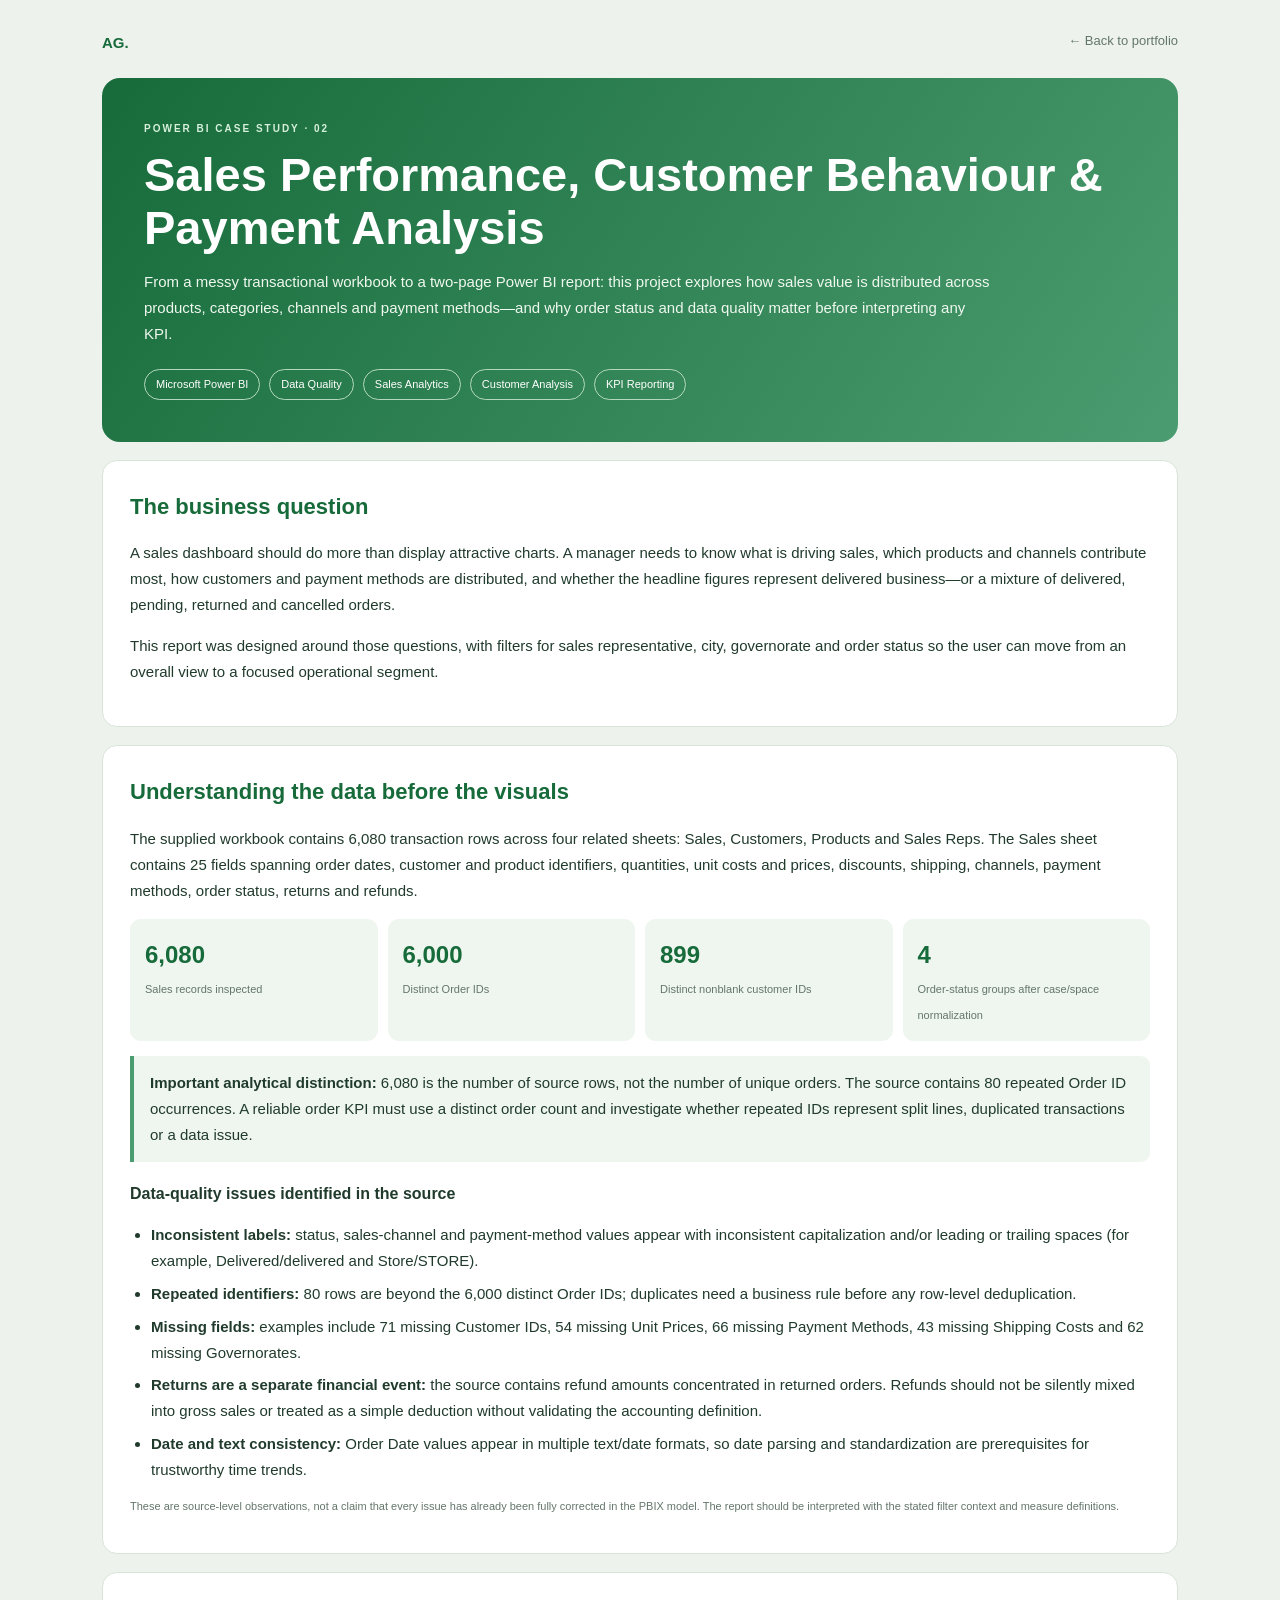
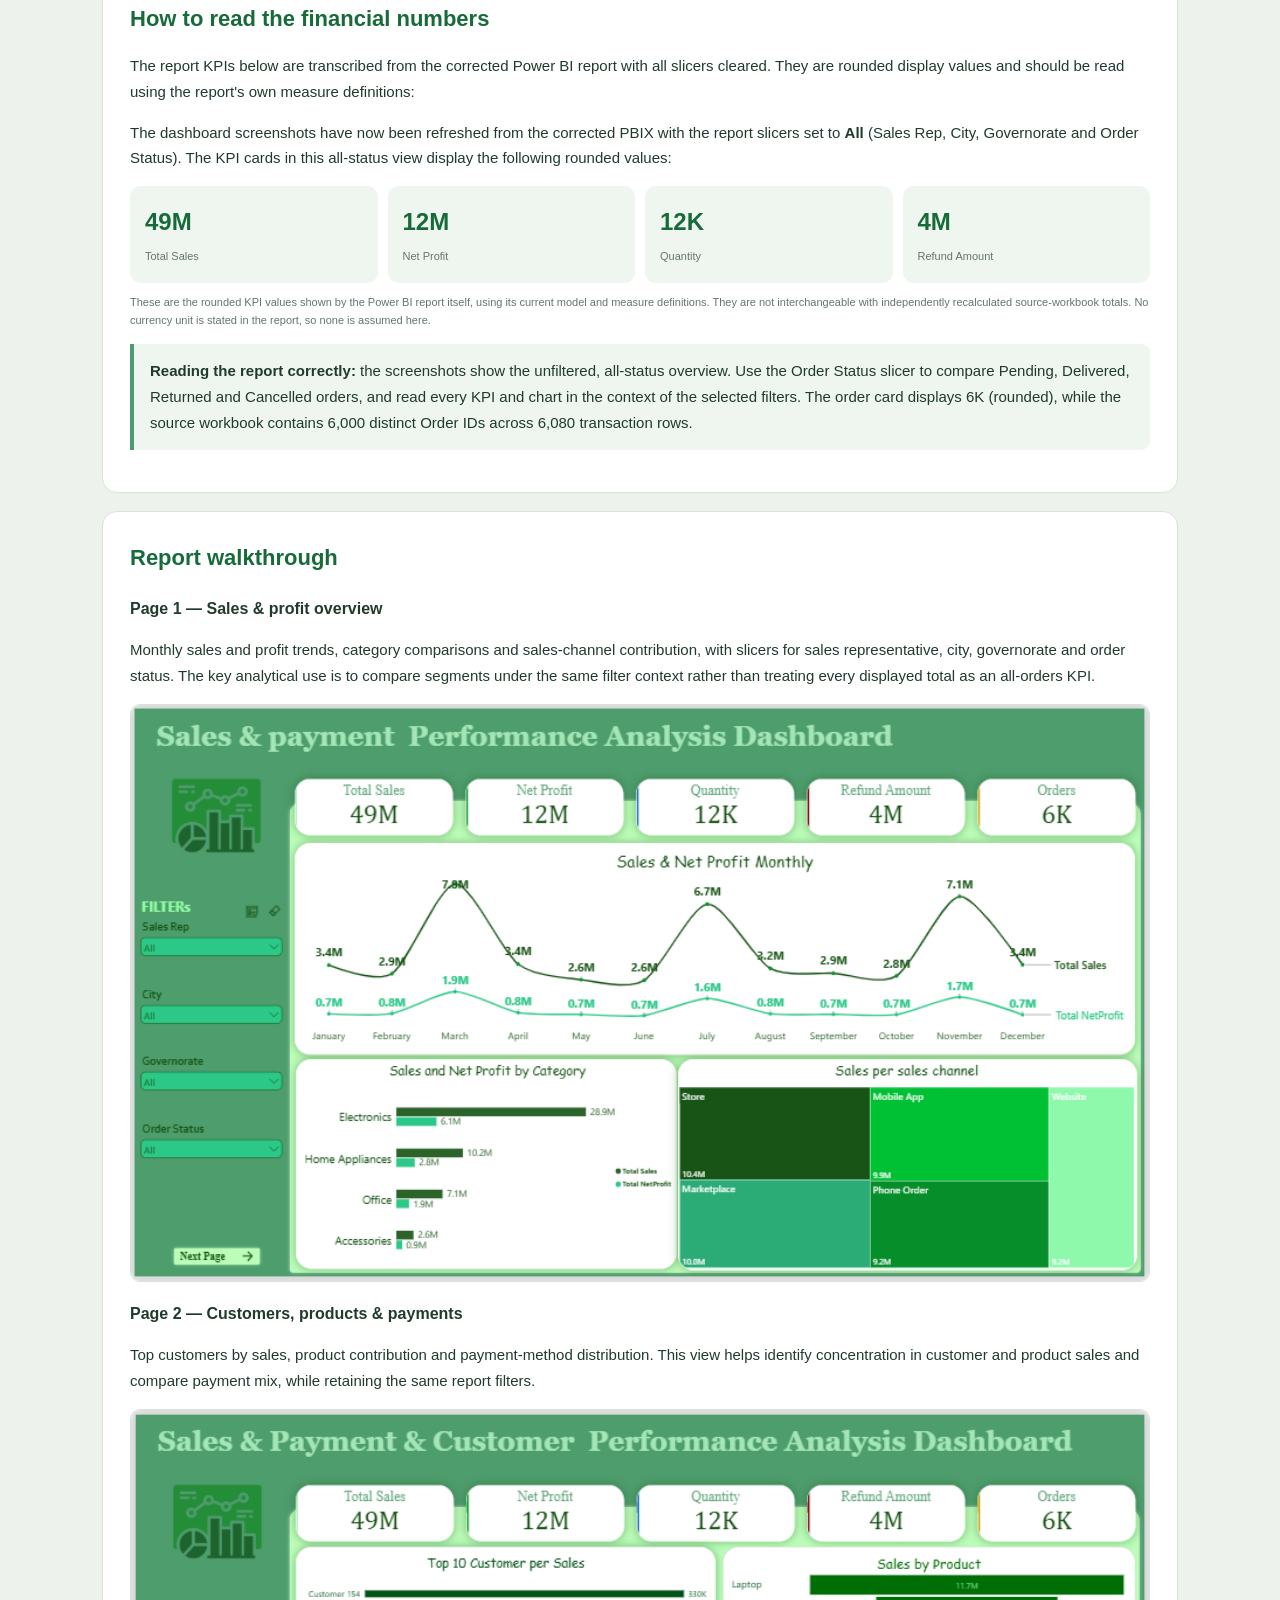
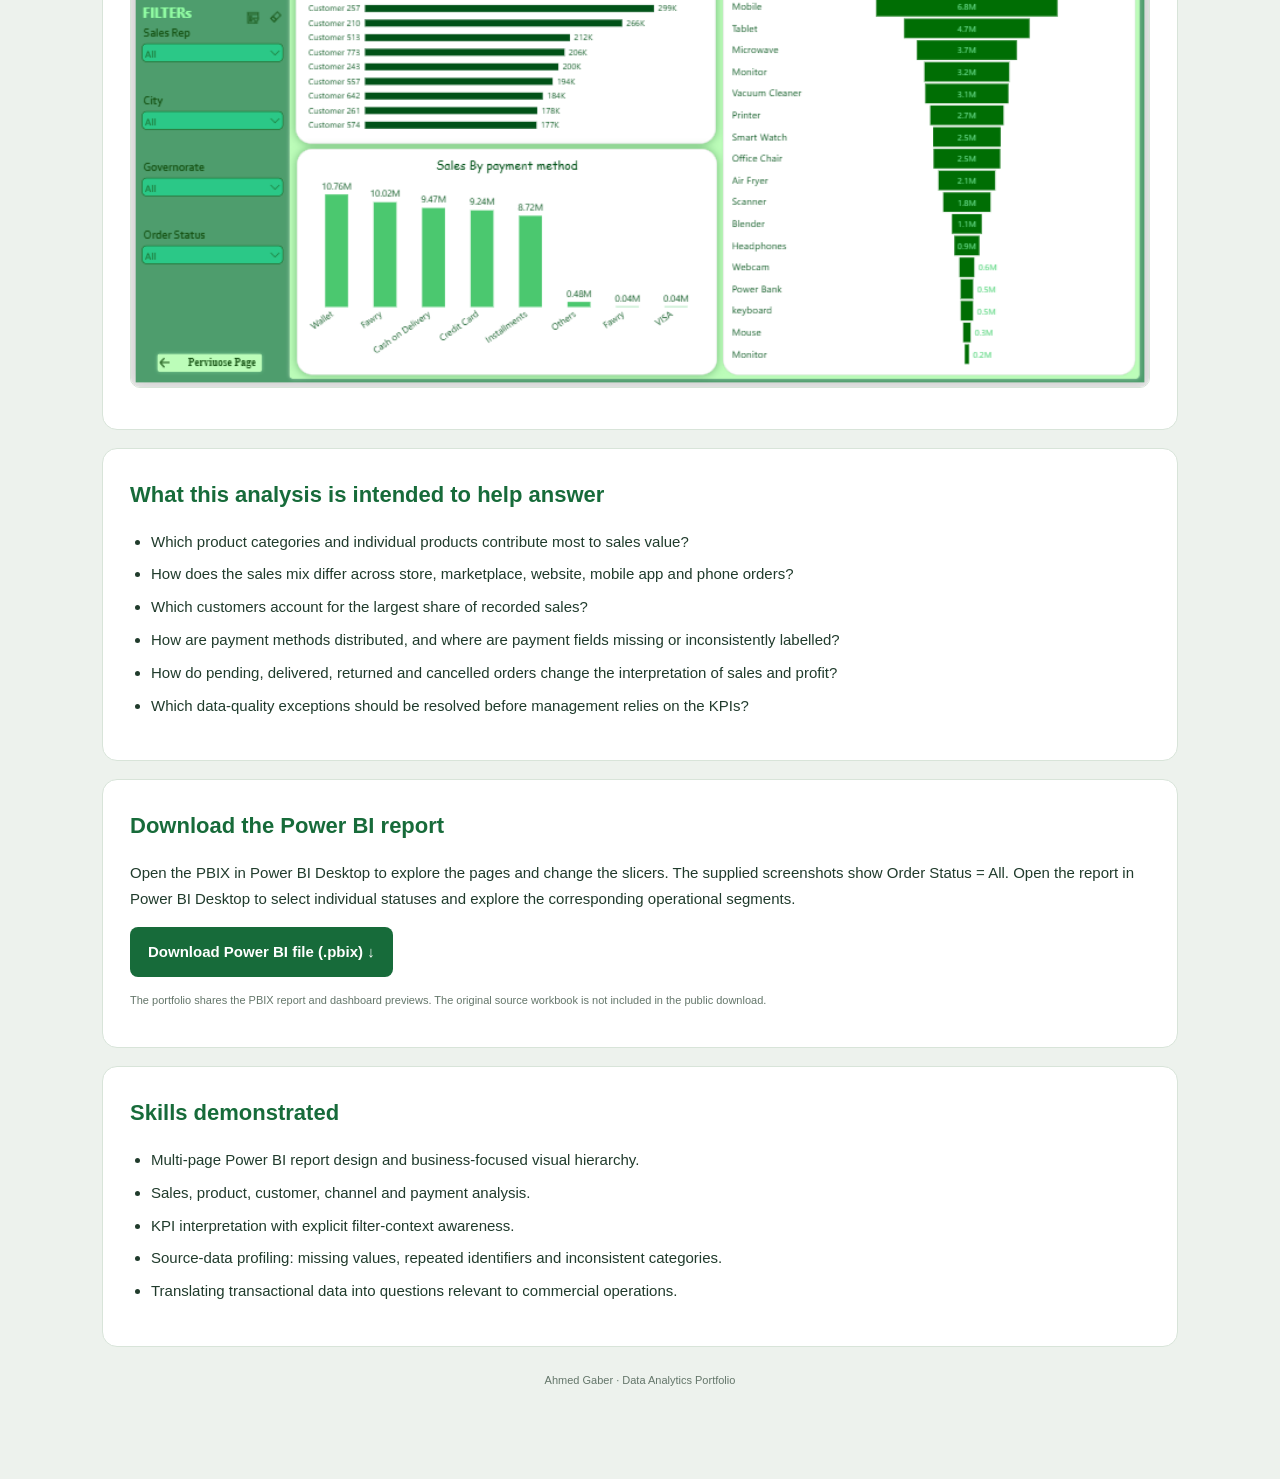
<file: projects/sales-payment-performance/index.html>
<!doctype html>
<html lang="en"><head><meta charset="utf-8"><meta name="viewport" content="width=device-width,initial-scale=1">
<title>Sales Performance, Customer Behaviour &amp; Payment Analysis | Ahmed Gaber</title>
<meta name="description" content="A two-page Power BI report with corrected all-status dashboard screenshots, sales and profit KPIs, product and channel analysis, customer ranking and payment mix.">
<style>
:root{--bg:#edf2ed;--paper:#fff;--ink:#203b2c;--muted:#64766a;--green:#176b3a;--line:#d8e4d9;--pale:#eff6ef}
*{box-sizing:border-box}body{margin:0;background:var(--bg);color:var(--ink);font:15px/1.72 "Segoe UI",Arial,sans-serif}.wrap{max-width:1120px;margin:auto;padding:30px 22px 65px}.top{display:flex;justify-content:space-between;margin-bottom:22px}.brand{font-weight:800;color:var(--green)}a{color:inherit}.back{color:var(--muted);text-decoration:none;font-size:13px}.hero{background:linear-gradient(125deg,#176b3a,#4b9c70);color:#fff;border-radius:18px;padding:42px}.eyebrow{font-size:10px;letter-spacing:2px;text-transform:uppercase;color:#d7f0dc;font-weight:700}h1{font-size:clamp(30px,5vw,47px);line-height:1.12;margin:12px 0}.hero p{max-width:850px;color:#eff8ef}.meta{display:flex;flex-wrap:wrap;gap:9px;margin-top:22px}.pill{font-size:11px;padding:5px 11px;border:1px solid #b3d8bd;border-radius:30px}section{background:var(--paper);border:1px solid var(--line);border-radius:15px;padding:27px;margin-top:18px}h2{margin:0 0 12px;color:var(--green);font-size:22px}h3{font-size:16px;margin:18px 0 6px}.stats{display:grid;grid-template-columns:repeat(4,1fr);gap:10px}.stat{background:var(--pale);border-radius:11px;padding:15px}.stat strong{display:block;font-size:24px;color:var(--green)}.stat span,.note{font-size:11px;color:var(--muted)}.note{line-height:1.6}.callout{padding:14px 16px;background:var(--pale);border-left:4px solid #4b9c70;border-radius:0 9px 9px 0;margin:15px 0}.warning{background:#fff7e8;border-left-color:#d39a34}.preview{display:block;width:100%;height:auto;border:1px solid var(--line);border-radius:10px;margin:14px 0}ul{padding-left:21px}li{margin:7px 0}.download{display:inline-block;background:#176b3a;color:white;text-decoration:none;padding:12px 18px;border-radius:8px;font-weight:700}.foot{text-align:center;color:var(--muted);font-size:11px;padding:24px}@media(max-width:760px){.wrap{padding:18px 13px 45px}.hero{padding:27px 21px}.stats{grid-template-columns:repeat(2,1fr)}section{padding:19px}}
</style></head><body><main class="wrap">
<div class="top"><span class="brand">AG.</span><a class="back" href="../../index.html">← Back to portfolio</a></div>
<header class="hero"><div class="eyebrow">Power BI Case Study · 02</div><h1>Sales Performance, Customer Behaviour &amp; Payment Analysis</h1><p>From a messy transactional workbook to a two-page Power BI report: this project explores how sales value is distributed across products, categories, channels and payment methods—and why order status and data quality matter before interpreting any KPI.</p><div class="meta"><span class="pill">Microsoft Power BI</span><span class="pill">Data Quality</span><span class="pill">Sales Analytics</span><span class="pill">Customer Analysis</span><span class="pill">KPI Reporting</span></div></header>
<section><h2>The business question</h2><p>A sales dashboard should do more than display attractive charts. A manager needs to know what is driving sales, which products and channels contribute most, how customers and payment methods are distributed, and whether the headline figures represent delivered business—or a mixture of delivered, pending, returned and cancelled orders.</p><p>This report was designed around those questions, with filters for sales representative, city, governorate and order status so the user can move from an overall view to a focused operational segment.</p></section>
<section><h2>Understanding the data before the visuals</h2><p>The supplied workbook contains 6,080 transaction rows across four related sheets: Sales, Customers, Products and Sales Reps. The Sales sheet contains 25 fields spanning order dates, customer and product identifiers, quantities, unit costs and prices, discounts, shipping, channels, payment methods, order status, returns and refunds.</p><div class="stats"><div class="stat"><strong>6,080</strong><span>Sales records inspected</span></div><div class="stat"><strong>6,000</strong><span>Distinct Order IDs</span></div><div class="stat"><strong>899</strong><span>Distinct nonblank customer IDs</span></div><div class="stat"><strong>4</strong><span>Order-status groups after case/space normalization</span></div></div><div class="callout"><strong>Important analytical distinction:</strong> 6,080 is the number of source rows, not the number of unique orders. The source contains 80 repeated Order ID occurrences. A reliable order KPI must use a distinct order count and investigate whether repeated IDs represent split lines, duplicated transactions or a data issue.</div><h3>Data-quality issues identified in the source</h3><ul><li><strong>Inconsistent labels:</strong> status, sales-channel and payment-method values appear with inconsistent capitalization and/or leading or trailing spaces (for example, Delivered/delivered and Store/STORE).</li><li><strong>Repeated identifiers:</strong> 80 rows are beyond the 6,000 distinct Order IDs; duplicates need a business rule before any row-level deduplication.</li><li><strong>Missing fields:</strong> examples include 71 missing Customer IDs, 54 missing Unit Prices, 66 missing Payment Methods, 43 missing Shipping Costs and 62 missing Governorates.</li><li><strong>Returns are a separate financial event:</strong> the source contains refund amounts concentrated in returned orders. Refunds should not be silently mixed into gross sales or treated as a simple deduction without validating the accounting definition.</li><li><strong>Date and text consistency:</strong> Order Date values appear in multiple text/date formats, so date parsing and standardization are prerequisites for trustworthy time trends.</li></ul><p class="note">These are source-level observations, not a claim that every issue has already been fully corrected in the PBIX model. The report should be interpreted with the stated filter context and measure definitions.</p></section>
<section><h2>How to read the financial numbers</h2><p>The report KPIs below are transcribed from the corrected Power BI report with all slicers cleared. They are rounded display values and should be read using the report's own measure definitions:</p><p>The dashboard screenshots have now been refreshed from the corrected PBIX with the report slicers set to <strong>All</strong> (Sales Rep, City, Governorate and Order Status). The KPI cards in this all-status view display the following rounded values:</p><div class="stats"><div class="stat"><strong>49M</strong><span>Total Sales</span></div><div class="stat"><strong>12M</strong><span>Net Profit</span></div><div class="stat"><strong>12K</strong><span>Quantity</span></div><div class="stat"><strong>4M</strong><span>Refund Amount</span></div></div><p class="note">These are the rounded KPI values shown by the Power BI report itself, using its current model and measure definitions. They are not interchangeable with independently recalculated source-workbook totals. No currency unit is stated in the report, so none is assumed here.</p><div class="callout"><strong>Reading the report correctly:</strong> the screenshots show the unfiltered, all-status overview. Use the Order Status slicer to compare Pending, Delivered, Returned and Cancelled orders, and read every KPI and chart in the context of the selected filters. The order card displays 6K (rounded), while the source workbook contains 6,000 distinct Order IDs across 6,080 transaction rows.</div></section>
<section><h2>Report walkthrough</h2><h3>Page 1 — Sales &amp; profit overview</h3><p>Monthly sales and profit trends, category comparisons and sales-channel contribution, with slicers for sales representative, city, governorate and order status. The key analytical use is to compare segments under the same filter context rather than treating every displayed total as an all-orders KPI.</p><img class="preview" src="page-1-sales-overview.png?v=20261126-2" alt="Power BI sales and profit overview page with all report slicers set to All"><h3>Page 2 — Customers, products &amp; payments</h3><p>Top customers by sales, product contribution and payment-method distribution. This view helps identify concentration in customer and product sales and compare payment mix, while retaining the same report filters.</p><img class="preview" src="page-2-customer-payment.png?v=20261126-2" alt="Power BI customer, product and payment analysis page with all report slicers set to All"></section>
<section><h2>What this analysis is intended to help answer</h2><ul><li>Which product categories and individual products contribute most to sales value?</li><li>How does the sales mix differ across store, marketplace, website, mobile app and phone orders?</li><li>Which customers account for the largest share of recorded sales?</li><li>How are payment methods distributed, and where are payment fields missing or inconsistently labelled?</li><li>How do pending, delivered, returned and cancelled orders change the interpretation of sales and profit?</li><li>Which data-quality exceptions should be resolved before management relies on the KPIs?</li></ul></section>
<section><h2>Download the Power BI report</h2><p>Open the PBIX in Power BI Desktop to explore the pages and change the slicers. The supplied screenshots show Order Status = All. Open the report in Power BI Desktop to select individual statuses and explore the corresponding operational segments.</p><p><a class="download" href="sales-payment-performance.pbix" download>Download Power BI file (.pbix) ↓</a></p><p class="note">The portfolio shares the PBIX report and dashboard previews. The original source workbook is not included in the public download.</p></section>
<section><h2>Skills demonstrated</h2><ul><li>Multi-page Power BI report design and business-focused visual hierarchy.</li><li>Sales, product, customer, channel and payment analysis.</li><li>KPI interpretation with explicit filter-context awareness.</li><li>Source-data profiling: missing values, repeated identifiers and inconsistent categories.</li><li>Translating transactional data into questions relevant to commercial operations.</li></ul></section>
<div class="foot">Ahmed Gaber · Data Analytics Portfolio</div></main></body></html>
</file>
<file: styles.css>
*{box-sizing:border-box}html{scroll-behavior:smooth;scroll-padding-top:90px}body{margin:0;color:#26332d;background:#fbfaf7;font-family:"DM Sans",sans-serif;-webkit-font-smoothing:antialiased}a{color:inherit;text-decoration:none}.container{width:min(1120px,calc(100% - 48px));margin:0 auto}.site-header{height:76px;border-bottom:1px solid #e9e9e1;background:rgba(251,250,247,.94);position:sticky;top:0;z-index:10;backdrop-filter:blur(12px)}.nav{height:100%;display:flex;align-items:center;justify-content:space-between}.brand{font:800 24px Manrope,sans-serif;letter-spacing:-2px}.brand span,.hero h1 span{color:#527b68}.nav-links{display:flex;align-items:center;gap:34px;font-size:13px;color:#626e66}.nav-links a:hover,.text-link:hover{color:#3f6655}.nav-cta{border:1px solid #dfe5dc;padding:10px 17px;border-radius:5px;color:#26332d}.menu-toggle{display:none;background:none;border:0;font-size:23px}.hero{min-height:580px;display:grid;grid-template-columns:1.1fr .9fr;align-items:center;gap:70px;padding-top:65px;padding-bottom:75px}.eyebrow{font-size:10px;font-weight:700;letter-spacing:1.8px;color:#77847a;margin:0 0 20px}.status-dot{display:inline-block;width:7px;height:7px;border-radius:50%;background:#78977f;margin-right:8px}.hero h1{font:700 clamp(42px,5vw,65px)/1.12 Manrope,sans-serif;letter-spacing:-3px;margin:0 0 22px}.hero-text{font-size:17px;line-height:1.8;color:#68746b;max-width:510px}.hero-actions{display:flex;align-items:center;gap:27px;margin-top:32px}.button{display:inline-flex;align-items:center;gap:25px;padding:15px 20px;border-radius:5px;font-size:13px;font-weight:600}.button-dark{background:#293c32;color:white}.button-dark:hover{background:#3f6655}.text-link{font-size:13px;font-weight:600;border-bottom:1px solid #b7c4b8;padding-bottom:4px}.hero-meta{margin-top:45px;color:#818a83;font-size:11px}.meta-separator{padding:0 10px}.hero-card{background:#f1f4ee;border:1px solid #e4e9e0;border-radius:8px;padding:25px 27px;min-height:330px;display:flex;flex-direction:column;justify-content:space-between}.card-top,.card-bottom{display:flex;justify-content:space-between;font-size:9px;letter-spacing:1.3px;color:#879187}.live-mark{color:#78977f}.metric-label{font-size:13px;color:#778279;margin-top:35px}.metric-value{font:700 43px Manrope,sans-serif;letter-spacing:-2px}.metric-value span{color:#668873}.mini-chart{height:130px;position:relative;margin-top:10px}.mini-chart svg{width:100%;height:100%;overflow:visible}.chart-grid{position:absolute;inset:10px 0;display:flex;flex-direction:column;justify-content:space-between}.chart-grid i{border-top:1px dashed #dce4d9}.card-bottom{border-top:1px solid #e1e6dc;padding-top:15px;letter-spacing:.4px}.trust-strip{border-top:1px solid #e9e9e1;border-bottom:1px solid #e9e9e1}.trust-inner{min-height:86px;display:flex;align-items:center;justify-content:space-between;gap:20px;color:#778279}.trust-inner>span{font-size:9px;letter-spacing:1.5px;font-weight:700}.trust-inner>div{font:600 14px Manrope,sans-serif;color:#46564b}.section{padding-top:105px;padding-bottom:105px}.section-heading{display:flex;justify-content:space-between;align-items:end;gap:50px;margin-bottom:43px}.section-heading h2,.about-section h2,.contact-inner h2{font:700 clamp(32px,4vw,46px)/1.2 Manrope,sans-serif;letter-spacing:-1.8px;margin:0}.section-intro{max-width:370px;color:#737d73;line-height:1.8;font-size:13px;margin:0 0 5px}.project-grid{display:grid;grid-template-columns:repeat(2,1fr);gap:42px 26px}.project-card{min-width:0}.project-visual{height:245px;border-radius:6px;overflow:hidden;position:relative;display:flex;align-items:center;justify-content:center}.visual-label{position:absolute;top:17px;left:18px;font-size:9px;letter-spacing:1.4px;font-weight:700;color:#68756c}.visual-excel{background:#e9efe7}.mock-kpis{width:76%;height:64%;background:#fbfaf7;border:1px solid #e1e7df;border-radius:4px;padding:20px;box-shadow:0 10px 25px #26392b0a}.mock-kpis b{font:600 15px Manrope;display:block}.mock-kpis span{font-size:9px;color:#879187}.bars{height:100px;display:flex;align-items:end;gap:9px;border-bottom:1px solid #e3e8df;margin-top:5px}.bars i{display:block;flex:1;background:#78977f;border-radius:2px 2px 0 0}.bars i:nth-child(1){height:35%}.bars i:nth-child(2){height:52%}.bars i:nth-child(3){height:43%}.bars i:nth-child(4){height:70%}.bars i:nth-child(5){height:57%}.bars i:nth-child(6){height:82%}.bars i:nth-child(7){height:73%}.bars i:nth-child(8){height:96%}.visual-powerbi{background:#f2eee4}.bi-window{width:75%;height:65%;background:#fbfaf7;display:flex;padding:15px;gap:12px;box-shadow:0 10px 25px #26392b0a}.bi-side{width:22%;background:#e4ebe2}.bi-content{flex:1;display:grid;grid-template-columns:repeat(3,1fr);grid-template-rows:30% 1fr;gap:9px}.bi-content i{background:#e6eee7}.bi-content b{background:#c8d8cc}.visual-sql{background:#edf0ed}.visual-sql pre{background:#293a34;color:#c9dfcf;border-radius:5px;padding:25px 32px;font:13px/1.8 monospace;width:75%;box-shadow:0 10px 25px #26392b12}.visual-python{background:#efedf1}.python-lines{width:70%;background:#fbfaf7;padding:25px;border-radius:5px;box-shadow:0 10px 25px #26392b0a}.python-lines i,.python-lines b{display:block;height:8px;border-radius:4px;background:#d6d2df;margin:12px 0;width:85%}.python-lines i:nth-child(2){width:65%;background:#e8dcc3}.python-lines i:nth-child(3){width:92%}.python-lines i:nth-child(4){width:55%;background:#cbdccf}.python-lines i:nth-child(5){width:75%}.python-lines b{width:45%;background:#d0d8df}.visual-tableau{background:#f3eee6}.tableau-circles{width:70%;height:60%;display:flex;align-items:center;justify-content:center;gap:12px}.tableau-circles i{width:65px;height:65px;border-radius:50%;background:#bd9270}.tableau-circles i:nth-child(2){width:90px;height:90px;background:#d9b99c}.tableau-circles i:nth-child(3){background:#9caf9e}.tableau-circles i:nth-child(4){width:45px;height:45px;background:#b8c7b9}.tableau-circles i:nth-child(5){background:#d9cbb4}.visual-looker{background:#edf0ed}.looker-report{width:76%;height:65%;background:#fffdf9;padding:17px;display:grid;grid-template-columns:repeat(3,1fr);grid-template-rows:1fr 1.5fr;gap:10px;box-shadow:0 10px 25px #26392b0a}.looker-report div{background:#dce7df;border-radius:3px}.looker-report b{grid-column:1/4;background:linear-gradient(165deg,#fff 20%,#dce9e4 21%,#dce9e4 23%,#fff 24%,#fff 45%,#dce9e4 46%,#dce9e4 48%,#fff 49%);border-bottom:2px solid #78977f}.project-info{display:flex;justify-content:space-between;align-items:start;margin-top:20px}.project-type{font-size:9px;letter-spacing:1.3px;color:#829087;font-weight:700}.project-info h3{font:600 20px Manrope,sans-serif;margin:8px 0 0;letter-spacing:-.5px}.project-arrow{font-size:22px;color:#66816f}.project-card>p{font-size:12px;line-height:1.8;color:#78827b;max-width:480px}.tags{display:flex;flex-wrap:wrap;gap:7px;margin:17px 0}.tags span{font-size:9px;color:#58665c;background:#f1f4f1;padding:6px 9px;border-radius:3px}.project-status{font-size:10px;color:#9a7954}.skills-section{background:#f3f4ef}.skills-section .section{padding-top:95px;padding-bottom:90px}.skill-list{border-top:1px solid #e1e6dc}.skill-row{display:grid;grid-template-columns:55px 1fr 160px;gap:20px;align-items:center;padding:24px 0;border-bottom:1px solid #e1e6dc}.skill-number{font-size:11px;color:#929b91}.skill-row h3{font:600 17px Manrope;margin:0 0 5px}.skill-row p{font-size:12px;color:#778279;margin:0}.skill-category{text-align:right;font-size:9px;letter-spacing:1.1px;color:#849087}.small-note{font-size:10px;color:#929b91;margin-top:20px}.about-section{display:grid;grid-template-columns:1fr 1fr;gap:100px}.about-copy p{font-size:14px;line-height:1.9;color:#707a72;margin:0 0 18px}.about-copy .text-link{display:inline-block;margin-top:12px}.contact-section{background:#293c32;color:white;padding:85px 0}.contact-inner{display:flex;justify-content:space-between;align-items:center;gap:50px}.contact-inner .eyebrow{color:#bdcdbf}.contact-inner h2{font-size:42px}.contact-sub{color:#c7d2c8;font-size:12px;margin-top:20px}.contact-links{width:260px;display:flex;flex-direction:column}.contact-links a{padding:15px 0;border-bottom:1px solid #586b5e;display:flex;justify-content:space-between;font-size:13px}.contact-links a:hover{color:#c4d8c7}.footer{height:85px;display:flex;align-items:center;justify-content:space-between;color:#929b91;font-size:10px}.footer .brand{color:#26332d}.footer>a:last-child{color:#68766c}
@media(max-width:760px){.container{width:min(100% - 36px,560px)}.site-header{height:66px}.menu-toggle{display:block}.nav-links{display:none;position:absolute;top:65px;left:0;right:0;background:#fffdf9;border-bottom:1px solid #e4e8e0;padding:20px 25px;flex-direction:column;align-items:flex-start;gap:20px}.nav-links.open{display:flex}.hero{grid-template-columns:1fr;gap:35px;padding-top:65px;padding-bottom:60px;min-height:0}.hero h1{font-size:47px}.hero-card{min-height:290px}.trust-inner{padding:20px 0;justify-content:flex-start;flex-wrap:wrap}.trust-inner>span{width:100%;margin-bottom:5px}.trust-inner>div{font-size:12px;margin-right:8px}.section{padding-top:75px;padding-bottom:75px}.section-heading{display:block}.section-intro{margin-top:20px}.project-grid{grid-template-columns:1fr;gap:35px}.project-visual{height:220px}.skill-row{grid-template-columns:30px 1fr;gap:12px}.skill-category{grid-column:2;text-align:left}.about-section{grid-template-columns:1fr;gap:25px}.contact-inner{display:block}.contact-links{margin-top:30px;width:100%}.contact-inner h2{font-size:36px}.footer{gap:12px}.footer>span{text-align:center}.footer>a:last-child{display:none}}


/* Refined visual system: floating navigation, warm surfaces and clear section rhythm */
:root{
  --page:#f7f8f4;
  --surface:#fffefa;
  --surface-soft:#eef2eb;
  --line:#e2e8df;
  --ink:#26332d;
  --muted:#707c72;
  --sage:#668873;
  --sage-deep:#293c32;
}
html{background:var(--page)}
body{background:var(--page);color:var(--ink)}
.site-header{
  height:82px;
  background:transparent;
  border:0;
  backdrop-filter:none;
  padding:10px 0;
}
.nav{
  height:62px;
  padding:0 24px;
  background:rgba(255,254,250,.94);
  border:1px solid rgba(221,229,218,.95);
  border-radius:14px;
  box-shadow:0 8px 28px rgba(43,61,48,.08),0 1px 3px rgba(43,61,48,.04);
  backdrop-filter:blur(14px);
}
.nav-cta{background:#f1f5ef;border-color:#dce5da;border-radius:8px}
.nav-links a{transition:color .2s ease,background .2s ease}
.nav-links a:hover{color:var(--sage-deep)}
.hero{padding-top:72px;padding-bottom:82px}
.hero-card{
  background:linear-gradient(145deg,#f1f5ef 0%,#e9f0e8 100%);
  border:1px solid #dfe8dc;
  border-radius:16px;
  box-shadow:0 18px 45px rgba(49,75,55,.08);
}
.trust-strip{
  background:#eef2eb;
  border-top:1px solid #e2e9df;
  border-bottom:1px solid #e2e9df;
}
.trust-inner{min-height:94px}
.trust-inner>div{
  background:rgba(255,254,250,.78);
  border:1px solid #e1e8de;
  border-radius:999px;
  padding:10px 18px;
  color:#506456;
  box-shadow:0 2px 8px rgba(43,61,48,.035);
}
.section{scroll-margin-top:100px}
.section-heading{margin-bottom:38px}
.project-card{
  padding:14px 14px 20px;
  background:var(--surface);
  border:1px solid #e6eae2;
  border-radius:14px;
  box-shadow:0 5px 18px rgba(43,61,48,.045);
  transition:transform .25s ease,box-shadow .25s ease,border-color .25s ease;
}
.project-card:hover{
  transform:translateY(-5px);
  border-color:#d5e0d3;
  box-shadow:0 16px 34px rgba(43,61,48,.09);
}
.project-visual{border-radius:9px}
.project-info{padding:0 5px}
.project-card>p,.project-card>.tags,.project-card>.project-status{margin-left:5px;margin-right:5px}
.project-card>p{color:#707b71}
.tags span{background:#eff3ed;color:#526456;border:1px solid #e7ece4}
.skills-section{background:#eef2eb}
.skills-section .section{padding-top:100px;padding-bottom:100px}
.skill-list{border-top-color:#dce5da}
.skill-row{border-bottom-color:#dce5da;transition:padding .2s ease}
.skill-row:hover{padding-left:12px;padding-right:12px;background:rgba(255,254,250,.5)}
.about-section{
  background:var(--surface);
  border:1px solid #e6eae2;
  border-radius:16px;
  padding:52px;
  box-shadow:0 8px 26px rgba(43,61,48,.045);
}
.contact-section{
  background:linear-gradient(125deg,#293c32 0%,#344b3d 100%);
  border-top:1px solid #405848;
}
.button-dark{border-radius:8px;box-shadow:0 6px 16px rgba(41,60,50,.14)}
.button-dark:hover{transform:translateY(-1px)}
a:focus-visible,button:focus-visible{outline:3px solid #91ad96;outline-offset:3px}
@media(max-width:760px){
  .site-header{height:76px;padding:8px 0}
  .nav{height:60px;padding:0 17px;border-radius:12px}
  .nav-links{top:68px;left:18px;right:18px;border:1px solid #e3e9e0;border-radius:12px;box-shadow:0 12px 28px rgba(43,61,48,.1);padding:20px}
  .trust-inner{gap:9px}
  .trust-inner>div{padding:8px 13px}
  .about-section{padding:28px 22px;border-radius:13px}
  .project-card{padding:10px 10px 18px}
}
@media(prefers-reduced-motion:reduce){
  *,*::before,*::after{scroll-behavior:auto!important;transition:none!important;animation:none!important}
}


/* A little motion, without distracting from the work */
@keyframes navSettle{
  from{opacity:0;transform:translateY(-12px)}
  to{opacity:1;transform:translateY(0)}
}
@keyframes heroFloat{
  0%,100%{transform:translateY(0)}
  50%{transform:translateY(-7px)}
}
@keyframes softGlow{
  0%,100%{opacity:.35;transform:scale(1)}
  50%{opacity:.65;transform:scale(1.06)}
}
@keyframes chartDraw{
  from{stroke-dashoffset:720}
  to{stroke-dashoffset:0}
}
@keyframes statusPulse{
  0%,100%{box-shadow:0 0 0 0 rgba(120,151,127,.28)}
  50%{box-shadow:0 0 0 7px rgba(120,151,127,0)}
}
.site-header .nav{animation:navSettle .7s cubic-bezier(.2,.7,.2,1) both}
.hero-card{position:relative;isolation:isolate;animation:heroFloat 7s ease-in-out 1.1s infinite}
.hero-card::before{
  content:"";position:absolute;z-index:-1;inset:12% -5% -8% 12%;
  border-radius:28px;background:rgba(139,170,143,.16);filter:blur(28px);
  animation:softGlow 8s ease-in-out infinite
}
.status-dot{animation:statusPulse 2.8s ease-in-out infinite}
.mini-chart svg path:first-child{stroke-dasharray:720;stroke-dashoffset:0}
.motion-ready .mini-chart svg path:first-child{animation:chartDraw 1.8s cubic-bezier(.4,0,.2,1) .5s both}
.scroll-reveal{
  opacity:0;transform:translateY(24px);
  transition:opacity .72s cubic-bezier(.2,.7,.2,1),transform .72s cubic-bezier(.2,.7,.2,1);
  transition-delay:var(--reveal-delay,0ms);
  will-change:opacity,transform
}
.scroll-reveal.is-visible{opacity:1;transform:translateY(0);will-change:auto}
.project-card .project-visual{transition:transform .55s cubic-bezier(.2,.7,.2,1),filter .55s ease}
.project-card:hover .project-visual{transform:scale(.985);filter:saturate(1.07)}
.project-arrow{display:inline-block;transition:transform .25s ease,color .25s ease}
.project-card:hover .project-arrow{transform:translate(3px,-3px);color:#527b68}
.trust-inner>div{transition:transform .25s ease,box-shadow .25s ease}
.trust-inner>div:hover{transform:translateY(-3px);box-shadow:0 7px 16px rgba(43,61,48,.08)}
.contact-links a span{display:inline-block;transition:transform .25s ease}
.contact-links a:hover span{transform:translate(4px,-3px)}
.text-link,.button,.nav-cta{transition:color .2s ease,background .2s ease,border-color .2s ease,transform .2s ease}
@media(prefers-reduced-motion:reduce){
  *,*::before,*::after{animation-duration:.01ms!important;animation-iteration-count:1!important;scroll-behavior:auto!important;transition-duration:.01ms!important}
  .scroll-reveal{opacity:1!important;transform:none!important}
}
@media(max-width:760px){
  .hero-card{animation:none}
  .scroll-reveal{transform:translateY(16px)}
}


/* Softer low-glare palette: warm stone instead of bright white */
:root{
  --page:#eae9e2;
  --surface:#f1f0e9;
  --surface-soft:#e3e6dc;
  --line:#d6d9cf;
  --ink:#303b34;
  --muted:#727a70;
  --sage:#718775;
  --sage-deep:#34483b;
}
html,body{background:var(--page);color:var(--ink)}
.site-header .nav{background:rgba(241,240,233,.96);border-color:#d8dbd1}
.nav-cta{background:#e7e9e0;border-color:#d4d9ce}
.hero-card{background:linear-gradient(145deg,#e4e8de 0%,#dce3d8 100%);border-color:#d2dbcf}
.trust-strip,.skills-section{background:#e1e3da;border-color:#d5d9ce}
.trust-inner>div{background:rgba(241,240,233,.82);border-color:#d6dbd1}
.project-card,.about-section{background:#f0efe8;border-color:#d9dcd2}
.project-visual{filter:saturate(.88)}
.visual-excel{background:#dfe5db}
.mock-kpis,.bi-window,.python-lines,.looker-report{background:#eeede6;border-color:#d6dbd1}
.visual-powerbi,.visual-python,.visual-sql,.visual-looker{background:#e2e3dc}
.visual-tableau{background:#e7e1d7}
.skill-list,.skill-row{border-color:#d1d6cb}
.skill-row:hover{background:rgba(241,240,233,.58)}
.tags span{background:#e5e9df;border-color:#d9ded4}
.nav-links{color:#626d63}
@media(max-width:760px){
  .nav-links{background:#f0efe8;border-color:#d8dbd1}
}


/* Real project preview thumbnail: visible on the portfolio and clickable */
.project-thumbnail{
  display:block;
  position:relative;
  height:245px;
  overflow:hidden;
  border-radius:9px;
  background:#e2e7df;
  text-decoration:none;
}
.project-thumbnail img{
  display:block;
  width:100%;
  height:100%;
  object-fit:cover;
  object-position:top center;
  transition:transform .45s ease,filter .45s ease;
}
.thumbnail-overlay{
  position:absolute;
  inset:auto 14px 14px auto;
  display:flex;
  align-items:center;
  gap:10px;
  padding:10px 13px;
  border-radius:6px;
  color:#fff;
  background:rgba(38,51,45,.88);
  font-size:10px;
  font-weight:700;
  letter-spacing:1px;
  opacity:0;
  transform:translateY(5px);
  transition:opacity .25s ease,transform .25s ease;
}
.project-thumbnail:hover img,.project-thumbnail:focus-visible img{
  transform:scale(1.035);
  filter:saturate(1.05);
}
.project-thumbnail:hover .thumbnail-overlay,.project-thumbnail:focus-visible .thumbnail-overlay{
  opacity:1;
  transform:translateY(0);
}
.project-thumbnail:focus-visible{outline:3px solid #668873;outline-offset:3px}
@media(max-width:760px){.project-thumbnail{height:220px}}
@media(prefers-reduced-motion:reduce){.project-thumbnail img,.thumbnail-overlay{transition:none}}
</file>
